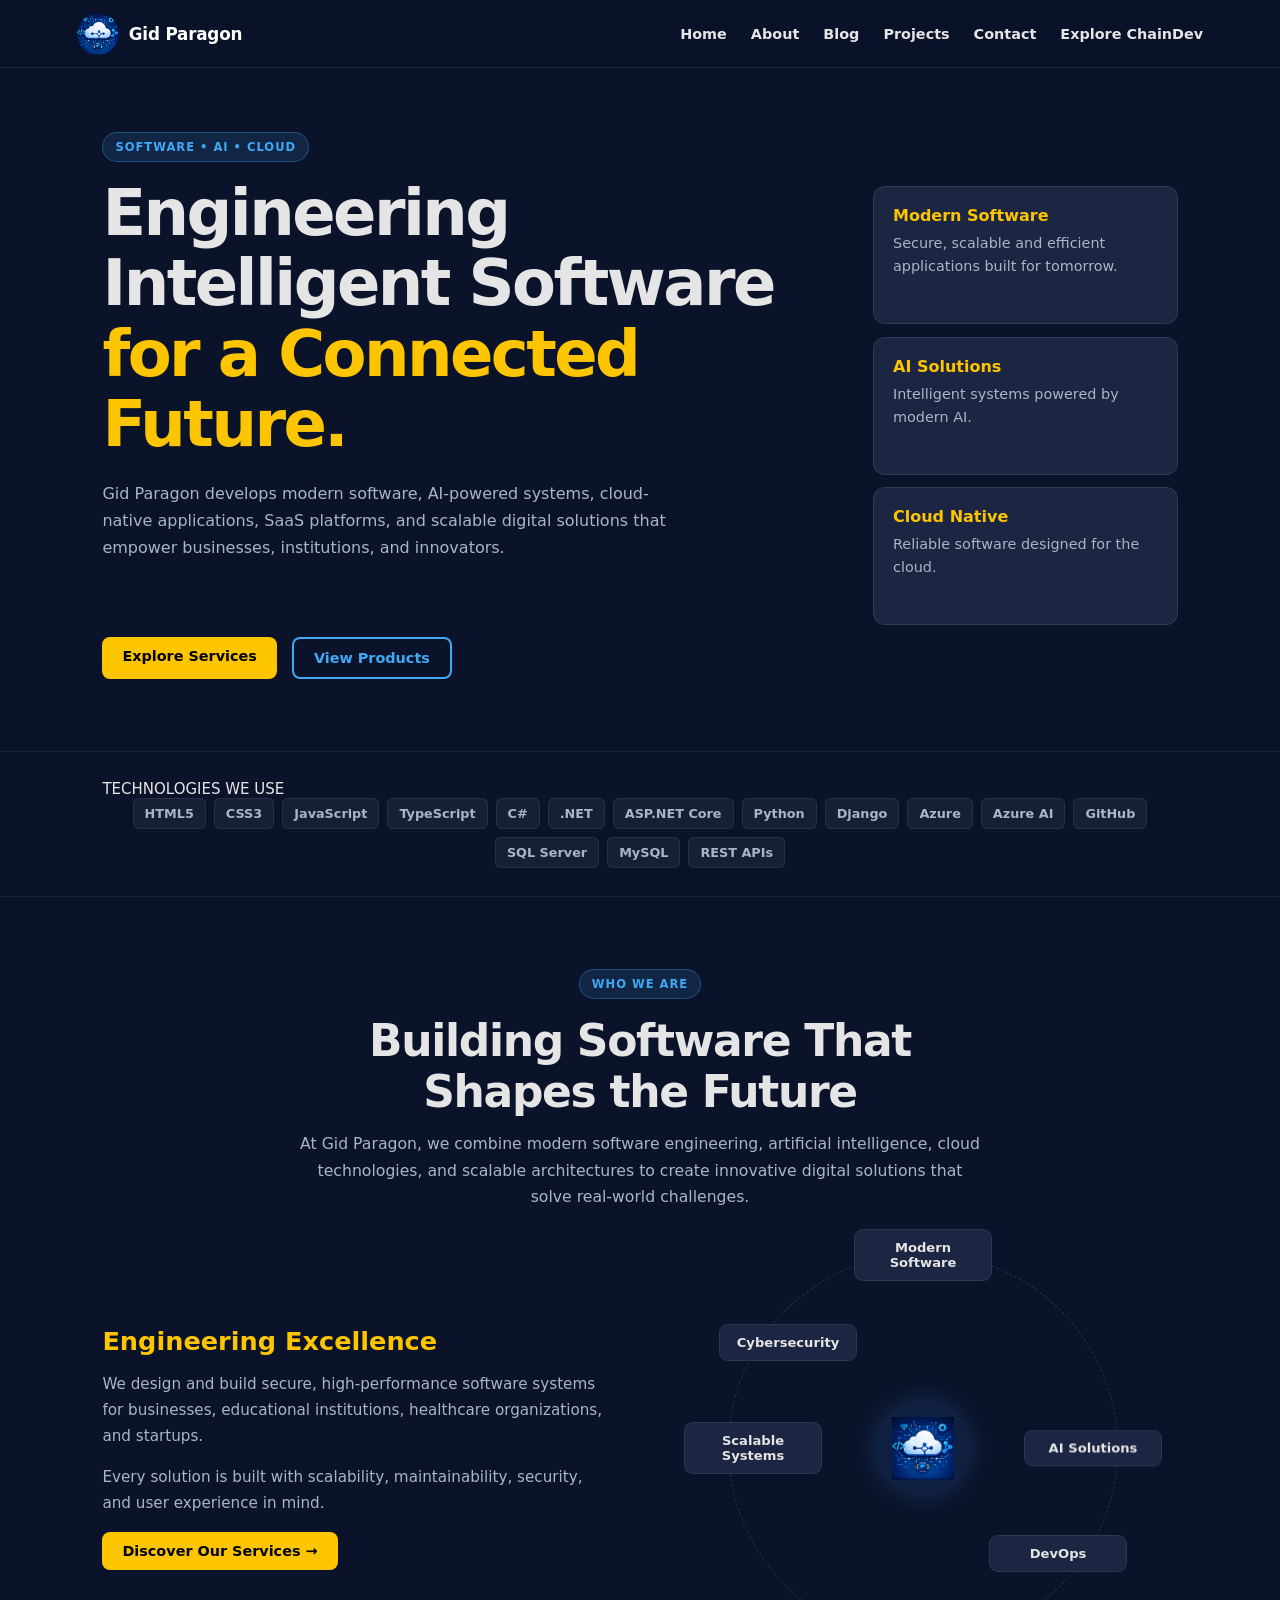
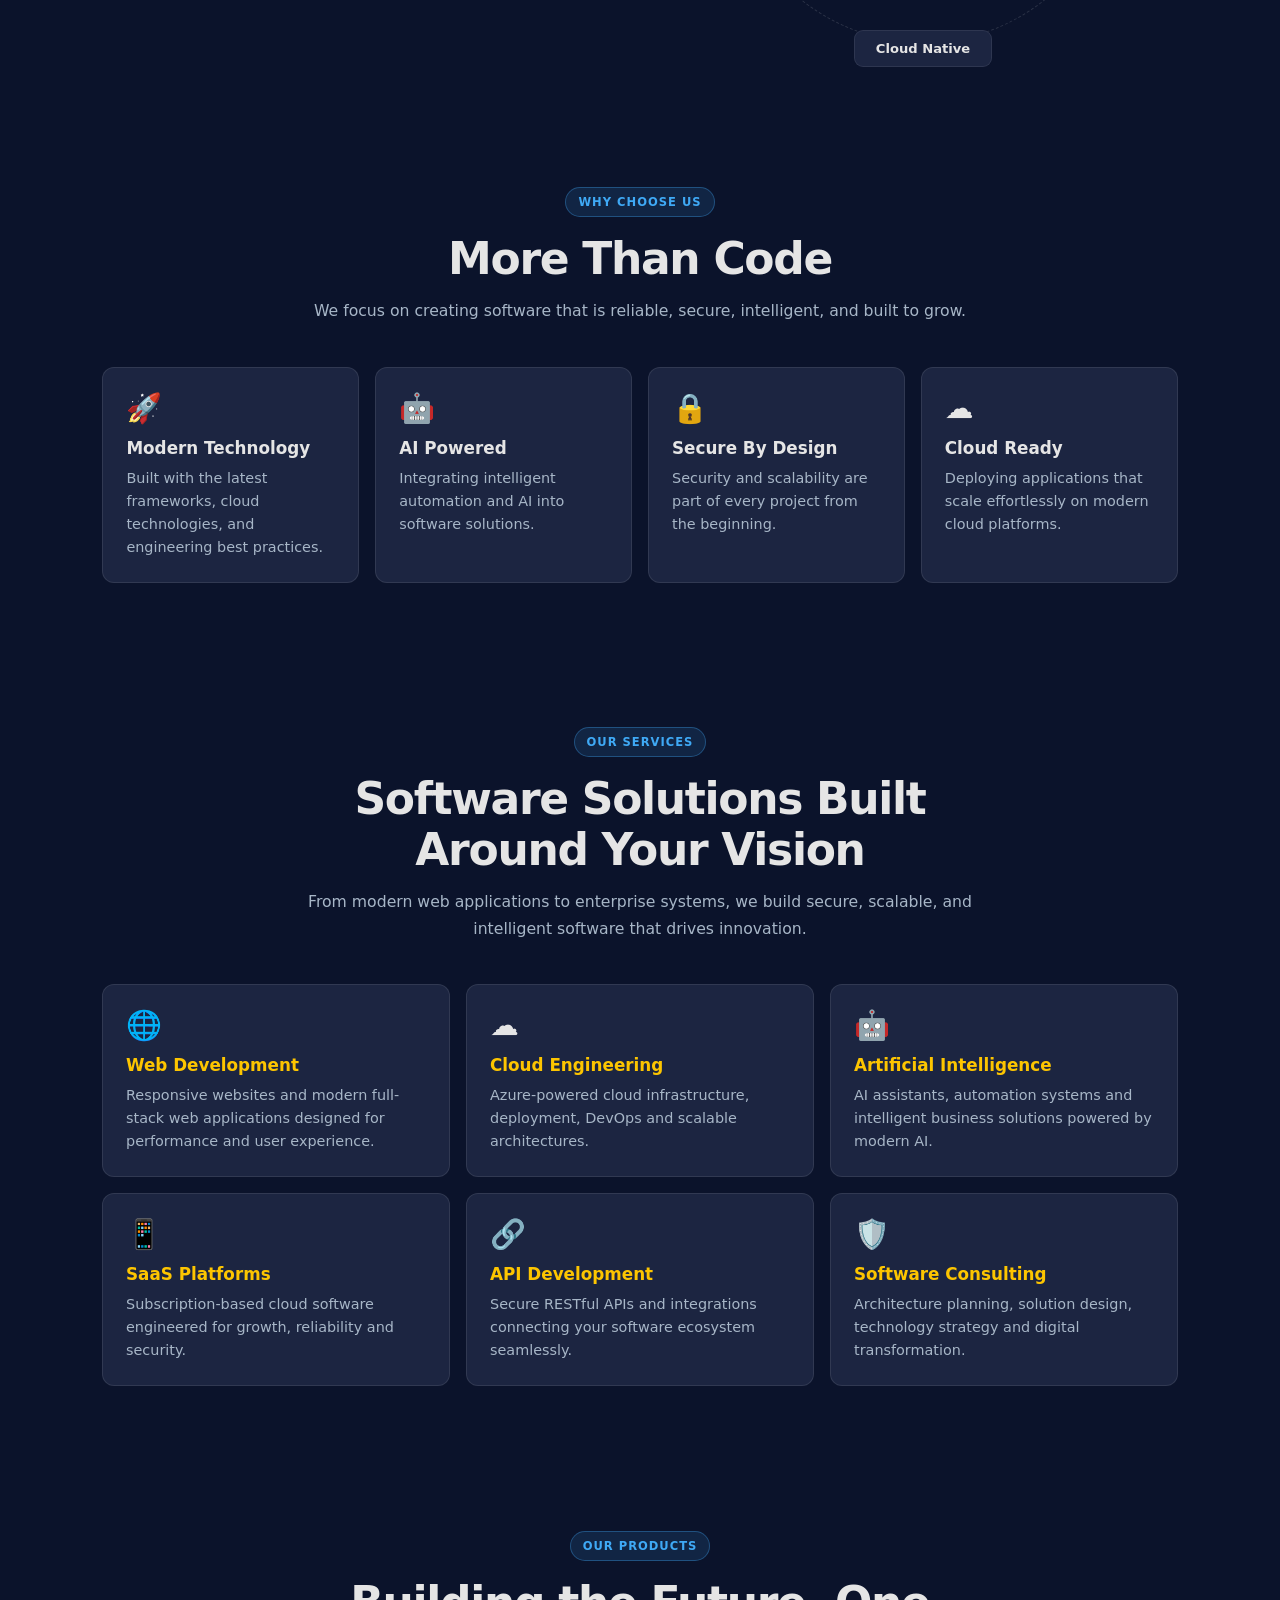
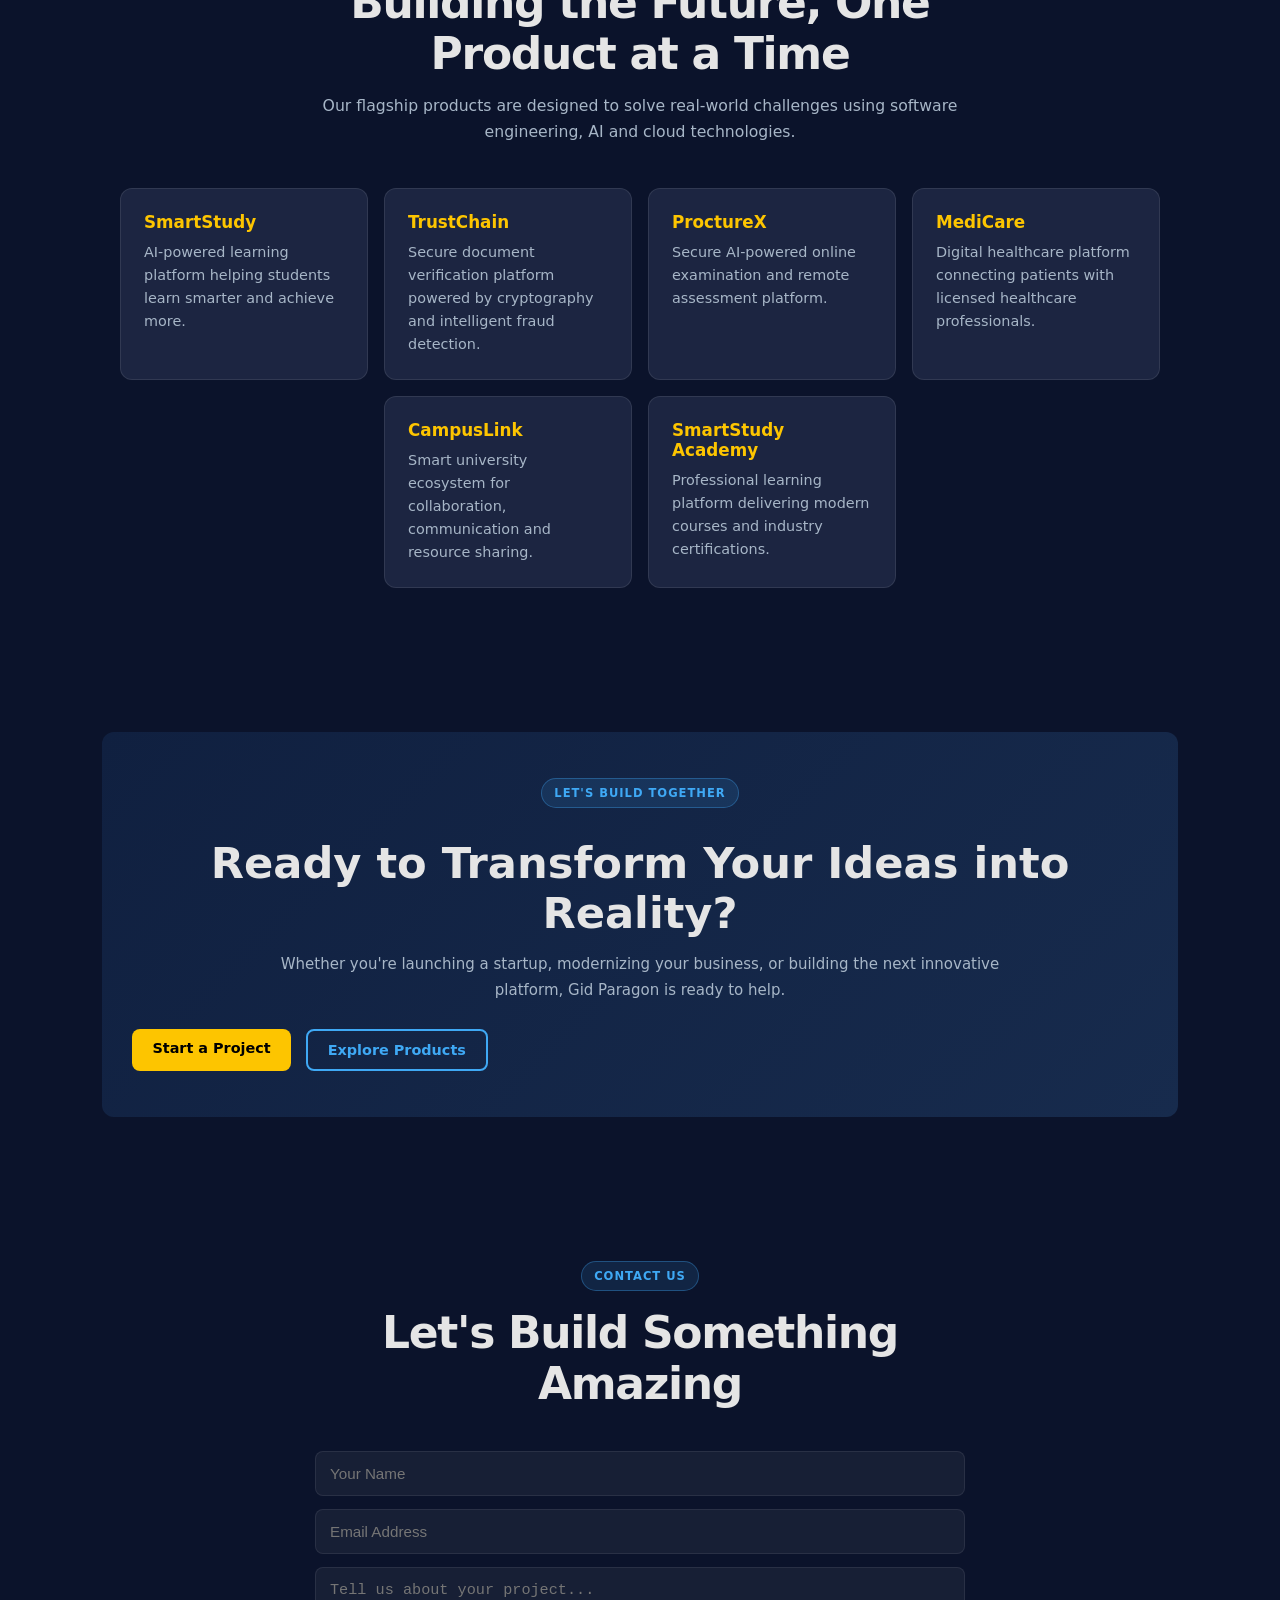
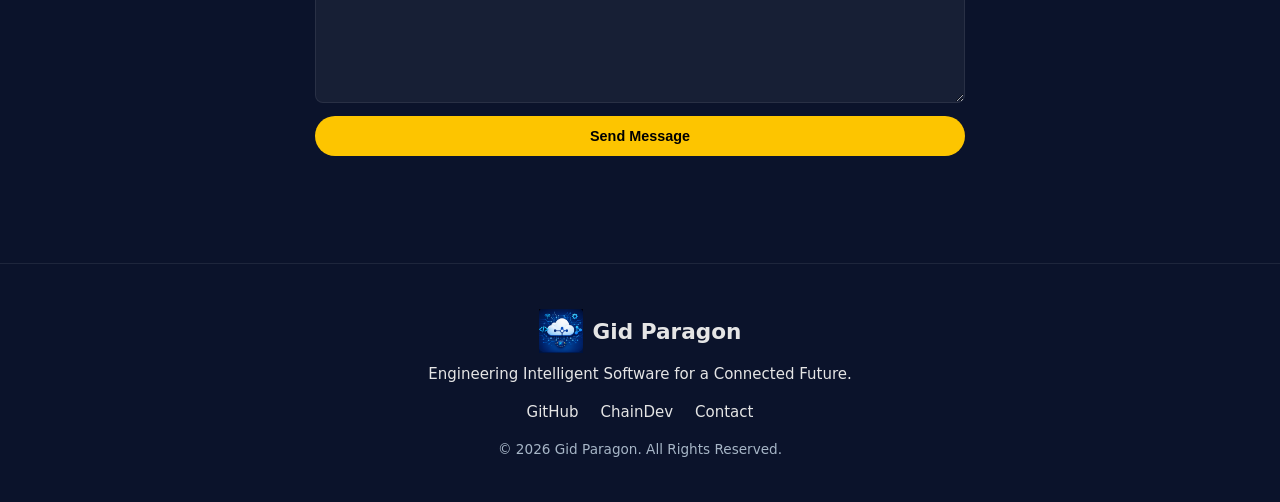
<file: index.html>
<!DOCTYPE html>
<html lang="en">

<head>

    <meta charset="UTF-8">
    <meta name="viewport" content="width=device-width, initial-scale=1.0">

    <title>Gid Paragon</title>

    <meta name="description" content="Gid Paragon builds secure web applications, AI-powered software, cloud-native systems and scalable digital solutions.">

    <meta name="keywords" content="Software Development, AI, SaaS, Cloud, Azure, Web Development, Gid Paragon">

    <meta name="author" content="Gid Paragon">

    <meta name="theme-color" content="#0B132B">

    <link rel="icon" href="Images/gidparagon.png">

    <link rel="stylesheet" href="style.css">

    <script defer src="script.js"></script>

</head>

<body>

    <!-- Animated Background -->

    <div class="bg-animation">

        <span></span>
        <span></span>
        <span></span>
        <span></span>

    </div>

    <!-- ===========================
            NAVIGATION
    ============================ -->

    <nav>

        <a href="index.html" class="logo">

            <img src="Images/gidparagon.png" alt="Gid Paragon Logo">

            <span>Gid Paragon</span>

        </a>

        <ul id="nav-links">

            <li><a href="#home">Home</a></li>

            <li><a href="#about">About</a></li>

            <li><a href="blog.html">Blog</a></li>

            <li><a href="#products">Projects</a></li>

            <li><a href="#contact">Contact</a></li>

            <li><a href="chaindev.html">Explore ChainDev</a></li>

        </ul>

        <button id="menu" type="button" aria-controls="nav-links" aria-expanded="false" aria-label="Open navigation menu">☰</button>

    </nav>

    <!-- ===========================
            HERO
    ============================ -->

    <header id="home" class="hero">

        <div class="hero-content">

            <span class="hero-tag">

                SOFTWARE • AI • CLOUD

            </span>

            <h1>

                Engineering Intelligent Software

                <span>for a Connected Future.</span>

            </h1>

            <p>

                Gid Paragon develops modern software, AI-powered systems, cloud-native applications, SaaS platforms, and scalable digital solutions that empower businesses, institutions, and innovators.

            </p>

            <div class="typing-box">

                <span id="typing"></span>

            </div>

            <div class="hero-buttons">

                <a href="#services" class="primary-btn">

                    Explore Services

                </a>

                <a href="#products" class="secondary-btn">

                    View Products

                </a>

            </div>

        </div>

        <!-- Floating Cards -->

        <div class="hero-cards">

            <div class="floating-card">

                <h3>Modern Software</h3>

                <p>

                    Secure, scalable and efficient applications built for tomorrow.

                </p>

            </div>

            <div class="floating-card">

                <h3>AI Solutions</h3>

                <p>

                    Intelligent systems powered by modern AI.

                </p>

            </div>

            <div class="floating-card">

                <h3>Cloud Native</h3>

                <p>

                    Reliable software designed for the cloud.

                </p>

            </div>

        </div>

    </header>

    <!-- ===========================
            TRUSTED TECHNOLOGIES
    ============================ -->

    <section class="technologies">

        <p class="section-label" id="tech-stack">

            TECHNOLOGIES WE USE

        </p>

        <div class="tech-scroll">

            <span>HTML5</span>

            <span>CSS3</span>

            <span>JavaScript</span>

            <span>TypeScript</span>

            <span>C#</span>

            <span>.NET</span>

            <span>ASP.NET Core</span>

            <span>Python</span>

            <span>Django</span>

            <span>Azure</span>

            <span>Azure AI</span>

            <span>GitHub</span>

            <span>SQL Server</span>

            <span>MySQL</span>

            <span>REST APIs</span>

        </div>

    </section>
    <!-- ===========================
            ABOUT
    ============================ -->

    <section id="about" class="about">

        <div class="section-header">

            <span class="section-tag">WHO WE ARE</span>

            <h2>Building Software That Shapes the Future</h2>

            <p>
                At Gid Paragon, we combine modern software engineering, artificial intelligence, cloud technologies, and scalable architectures to create innovative digital solutions that solve real-world challenges.
            </p>

        </div>

        <div class="about-grid">

            <div class="about-text">

                <h3>Engineering Excellence</h3>

                <p>

                    We design and build secure, high-performance software systems for businesses, educational institutions, healthcare organizations, and startups.

                </p>

                <p>

                    Every solution is built with scalability, maintainability, security, and user experience in mind.

                </p>

                <a href="#services" class="primary-btn">

                    Discover Our Services →

                </a>

            </div>

            <div class="about-circle">

                <div class="center-logo">

                    <img src="Images/gidparagon.png" alt="Gid Paragon">

                </div>

                <div class="orbit top">
                    Modern Software
                </div>

                <div class="orbit right">
                    AI Solutions
                </div>

                <div class="orbit bottom">
                    Cloud Native
                </div>

                <div class="orbit left">
                    Scalable Systems
                </div>

                <div class="orbit top-left">
                    Cybersecurity
                </div>

                <div class="orbit bottom-right">
                    DevOps
                </div>

            </div>

        </div>

    </section>

    <!-- ===========================
            WHY GID PARAGON
    ============================ -->

    <section class="why">

        <div class="section-header">

            <span class="section-tag">

                WHY CHOOSE US

            </span>

            <h2>

                More Than Code

            </h2>

            <p>

                We focus on creating software that is reliable, secure, intelligent, and built to grow.

            </p>

        </div>

        <div class="why-grid">

            <div class="why-card">

                <div class="icon">

                    🚀

                </div>

                <h3>

                    Modern Technology

                </h3>

                <p>

                    Built with the latest frameworks, cloud technologies, and engineering best practices.

                </p>

            </div>

            <div class="why-card">

                <div class="icon">

                    🤖

                </div>

                <h3>

                    AI Powered

                </h3>

                <p>

                    Integrating intelligent automation and AI into software solutions.

                </p>

            </div>

            <div class="why-card">

                <div class="icon">

                    🔒

                </div>

                <h3>

                    Secure By Design

                </h3>

                <p>

                    Security and scalability are part of every project from the beginning.

                </p>

            </div>

            <div class="why-card">

                <div class="icon">

                    ☁️

                </div>

                <h3>

                    Cloud Ready

                </h3>

                <p>

                    Deploying applications that scale effortlessly on modern cloud platforms.

                </p>

            </div>

        </div>

    </section>
    <!-- ===========================
            SERVICES PREVIEW
    ============================ -->

    <section id="services" class="services">

        <div class="section-header">

            <span class="section-tag">
                OUR SERVICES
            </span>

            <h2>
                Software Solutions Built Around Your Vision
            </h2>

            <p>
                From modern web applications to enterprise systems, we build secure, scalable, and intelligent software that drives innovation.
            </p>

        </div>

        <div class="services-grid">

            <article class="service-card">

                <div class="service-icon">🌐</div>

                <h3>Web Development</h3>

                <p>
                    Responsive websites and modern full-stack web applications designed for performance and user experience.
                </p>

            </article>

            <article class="service-card">

                <div class="service-icon">☁️</div>

                <h3>Cloud Engineering</h3>

                <p>
                    Azure-powered cloud infrastructure, deployment, DevOps and scalable architectures.
                </p>

            </article>

            <article class="service-card">

                <div class="service-icon">🤖</div>

                <h3>Artificial Intelligence</h3>

                <p>
                    AI assistants, automation systems and intelligent business solutions powered by modern AI.
                </p>

            </article>

            <article class="service-card">

                <div class="service-icon">📱</div>

                <h3>SaaS Platforms</h3>

                <p>
                    Subscription-based cloud software engineered for growth, reliability and security.
                </p>

            </article>

            <article class="service-card">

                <div class="service-icon">🔗</div>

                <h3>API Development</h3>

                <p>
                    Secure RESTful APIs and integrations connecting your software ecosystem seamlessly.
                </p>

            </article>

            <article class="service-card">

                <div class="service-icon">🛡️</div>

                <h3>Software Consulting</h3>

                <p>
                    Architecture planning, solution design, technology strategy and digital transformation.
                </p>

            </article>

        </div>

    </section>

    <!-- ===========================
            FEATURED PRODUCTS
    ============================ -->

    <section id="products" class="products">

        <div class="section-header">

            <span class="section-tag">
                OUR PRODUCTS
            </span>

            <h2>
                Building the Future, One Product at a Time
            </h2>

            <p>
                Our flagship products are designed to solve real-world challenges using software engineering, AI and cloud technologies.
            </p>

        </div>

        <div class="project-grid">

            <article class="product-card">

                <h3>SmartStudy</h3>

                <p>
                    AI-powered learning platform helping students learn smarter and achieve more.
                </p>

            </article>

            <article class="product-card">

                <h3>TrustChain</h3>

                <p>
                    Secure document verification platform powered by cryptography and intelligent fraud detection.
                </p>

            </article>

            <article class="product-card">

                <h3>ProctureX</h3>

                <p>
                    Secure AI-powered online examination and remote assessment platform.
                </p>

            </article>

            <article class="product-card">

                <h3>MediCare</h3>

                <p>
                    Digital healthcare platform connecting patients with licensed healthcare professionals.
                </p>

            </article>

            <article class="product-card">

                <h3>CampusLink</h3>

                <p>
                    Smart university ecosystem for collaboration, communication and resource sharing.
                </p>

            </article>

            <article class="product-card">

                <h3>SmartStudy Academy</h3>

                <p>
                    Professional learning platform delivering modern courses and industry certifications.
                </p>

            </article>

        </div>

    </section>

    <!-- ===========================
            CALL TO ACTION
    ============================ -->

    <section class="cta-section">

        <div class="cta-box">

            <span class="section-tag">
                LET'S BUILD TOGETHER
            </span>

            <h2>
                Ready to Transform Your Ideas into Reality?
            </h2>

            <p>
                Whether you're launching a startup, modernizing your business, or building the next innovative platform, Gid Paragon is ready to help.
            </p>

            <div class="hero-buttons">

                <a href="#contact" class="primary-btn">

                    Start a Project

                </a>

                <a href="#products" class="secondary-btn">

                    Explore Products

                </a>

            </div>

        </div>

    </section>

    <!-- ===========================
            CONTACT
    ============================ -->

    <section id="contact" class="contact">

        <div class="section-header">

            <span class="section-tag">
                CONTACT US
            </span>

            <h2>
                Let's Build Something Amazing
            </h2>

        </div>

        <form action="https://formspree.io/f/xnjknpra" method="POST">

            <input type="text" name="name" placeholder="Your Name" required>

            <input type="email" name="email" placeholder="Email Address" required>

            <textarea name="message" rows="6" placeholder="Tell us about your project..." required></textarea>

            <button type="submit">

                Send Message

            </button>

        </form>

    </section>

    <!-- ===========================
            FOOTER
    ============================ -->

    <footer>

        <div class="footer-logo">

            <img src="Images/gidparagon.png" alt="Gid Paragon">

            <h2>Gid Paragon</h2>

        </div>

        <p>

            Engineering Intelligent Software for a Connected Future.

        </p>

        <div class="footer-links">

            <a href="https://github.com/gidadomukhtar" target="_blank" rel="noopener noreferrer">GitHub</a>

            <a href="chaindev.html">ChainDev</a>

            <a href="#contact">Contact</a>

        </div>

        <p class="copyright">

            © <span id="currentYear">2026</span> Gid Paragon. All Rights Reserved.

        </p>

    </footer>

</body>

</html>
</file>
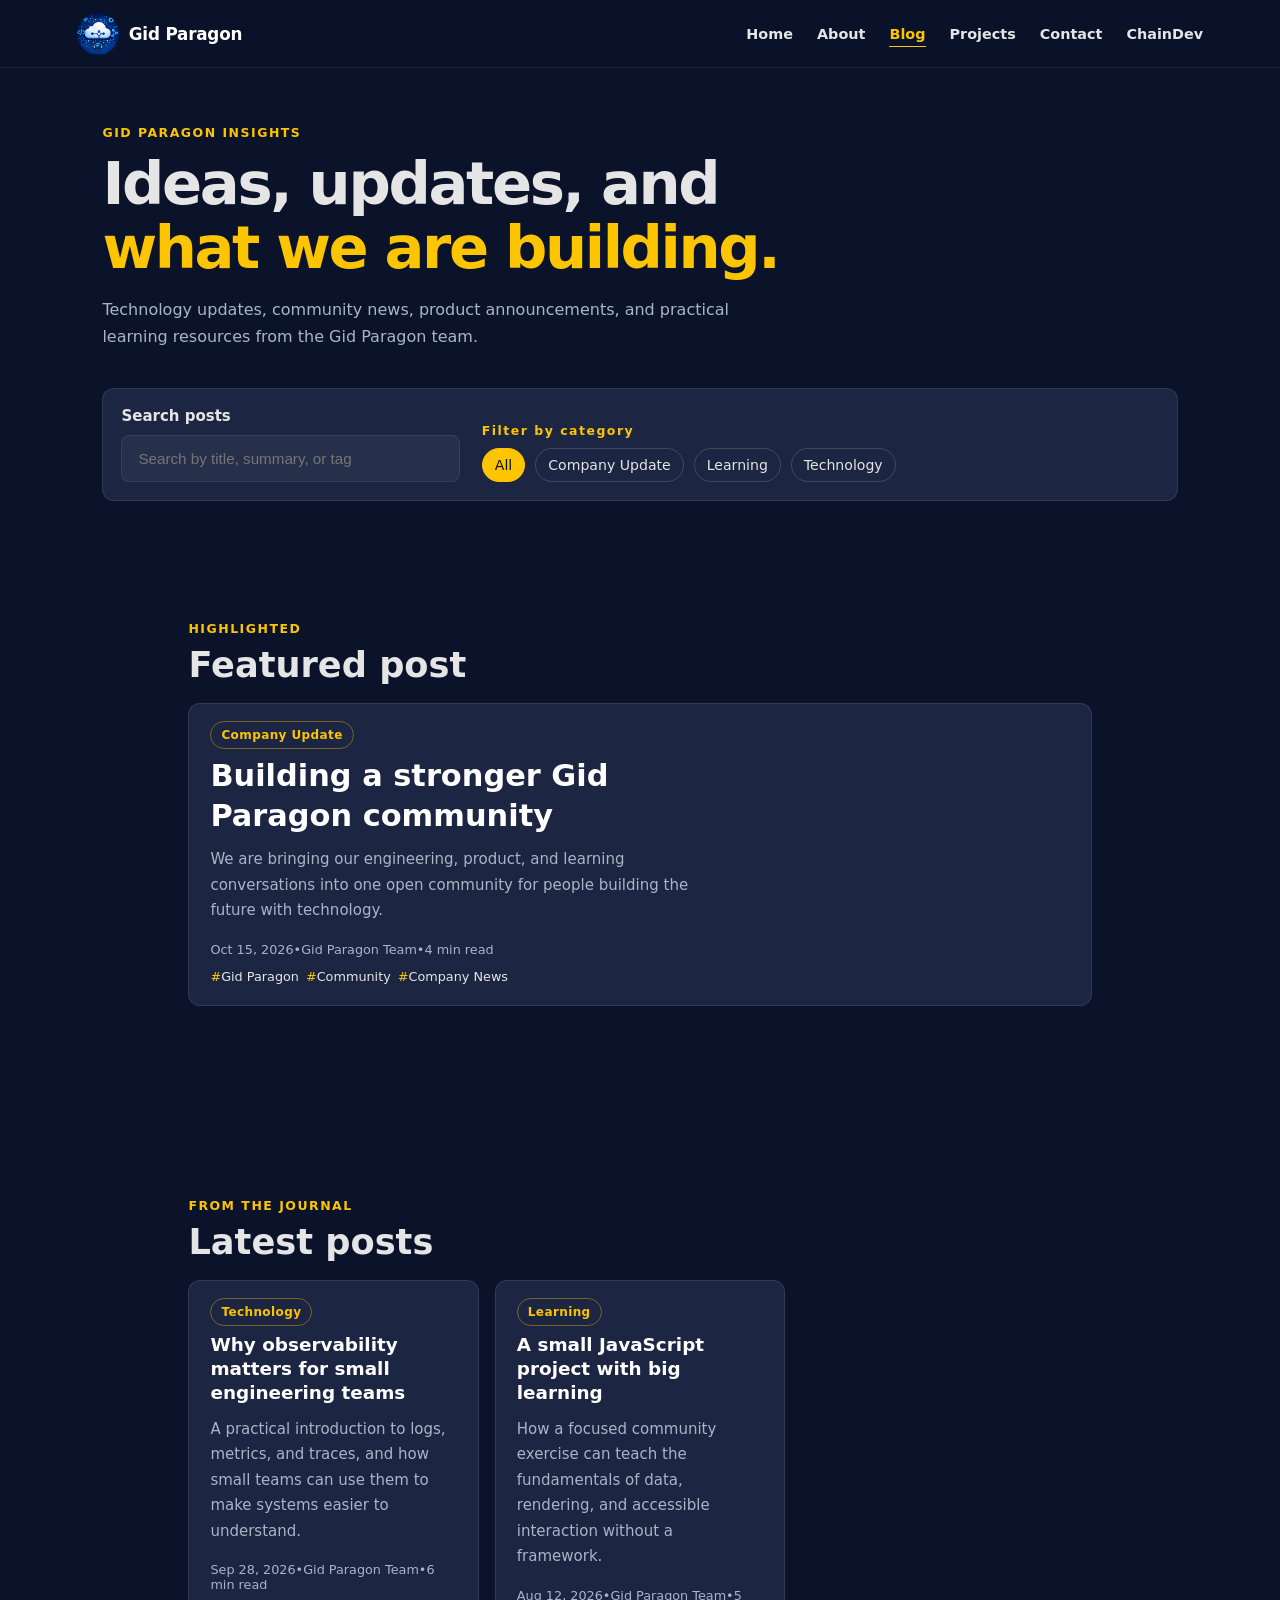
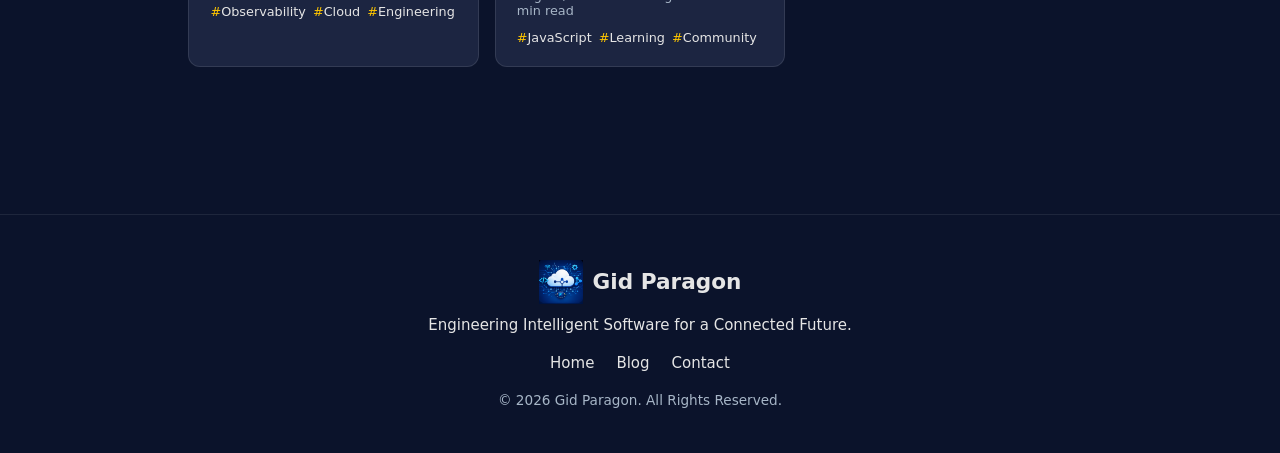
<file: blog.html>
<!DOCTYPE html>
<html lang="en">
<head>
    <meta charset="UTF-8">
    <meta name="viewport" content="width=device-width, initial-scale=1.0">
    <meta name="description" content="Technology updates, community news, product announcements, and learning resources from Gid Paragon.">
    <meta name="theme-color" content="#0B132B">
    <title>Blog | Gid Paragon</title>
    <link rel="icon" href="Images/gidparagon.png">
    <link rel="stylesheet" href="style.css">
    <link rel="stylesheet" href="blog.css">
</head>
<body>
    <nav aria-label="Main navigation">
        <a href="index.html" class="logo">
            <img src="Images/gidparagon.png" alt="Gid Paragon logo">
            <span>Gid Paragon</span>
        </a>
        <ul id="nav-links">
            <li><a href="index.html#home">Home</a></li>
            <li><a href="index.html#about">About</a></li>
            <li><a href="blog.html" class="active" aria-current="page">Blog</a></li>
            <li><a href="index.html#products">Projects</a></li>
            <li><a href="index.html#contact">Contact</a></li>
            <li><a href="chaindev.html">ChainDev</a></li>
        </ul>
        <button id="menu" type="button" aria-controls="nav-links" aria-expanded="false" aria-label="Open navigation menu">☰</button>
    </nav>

    <main class="blog-page">
        <header class="blog-hero">
            <p class="blog-eyebrow">GID PARAGON INSIGHTS</p>
            <h1>Ideas, updates, and <span>what we are building.</span></h1>
            <p>Technology updates, community news, product announcements, and practical learning resources from the Gid Paragon team.</p>
        </header>

        <section class="blog-toolbar" aria-label="Blog filters">
            <div class="search-wrap">
                <label for="post-search">Search posts</label>
                <input id="post-search" type="search" placeholder="Search by title, summary, or tag" autocomplete="off">
            </div>
            <div>
                <p class="filter-label">Filter by category</p>
                <div id="category-filters" class="category-filters" aria-label="Post categories"></div>
            </div>
        </section>

        <section id="featured-section" class="featured-section" aria-labelledby="featured-heading" hidden>
            <div class="section-heading">
                <p class="blog-eyebrow">HIGHLIGHTED</p>
                <h2 id="featured-heading">Featured post</h2>
            </div>
            <div id="featured-post"></div>
        </section>

        <section id="listing-view" aria-labelledby="posts-heading">
            <div class="section-heading">
                <p class="blog-eyebrow">FROM THE JOURNAL</p>
                <h2 id="posts-heading">Latest posts</h2>
            </div>
            <div id="post-list" class="post-grid" aria-live="polite"></div>
            <p id="empty-state" class="empty-state" hidden>No posts match your search. Try a different term or category.</p>
            <p id="load-error" class="empty-state" hidden>We could not load the blog posts right now. Please refresh the page and try again.</p>
        </section>

        <article id="post-view" class="post-view" aria-live="polite" hidden></article>
    </main>

    <footer>
        <div class="footer-logo">
            <img src="Images/gidparagon.png" alt="Gid Paragon">
            <h2>Gid Paragon</h2>
        </div>
        <p>Engineering Intelligent Software for a Connected Future.</p>
        <div class="footer-links">
            <a href="index.html">Home</a>
            <a href="blog.html">Blog</a>
            <a href="index.html#contact">Contact</a>
        </div>
        <p class="copyright">© 2026 Gid Paragon. All Rights Reserved.</p>
    </footer>

    <script src="blog.js" defer></script>
</body>
</html>
</file>
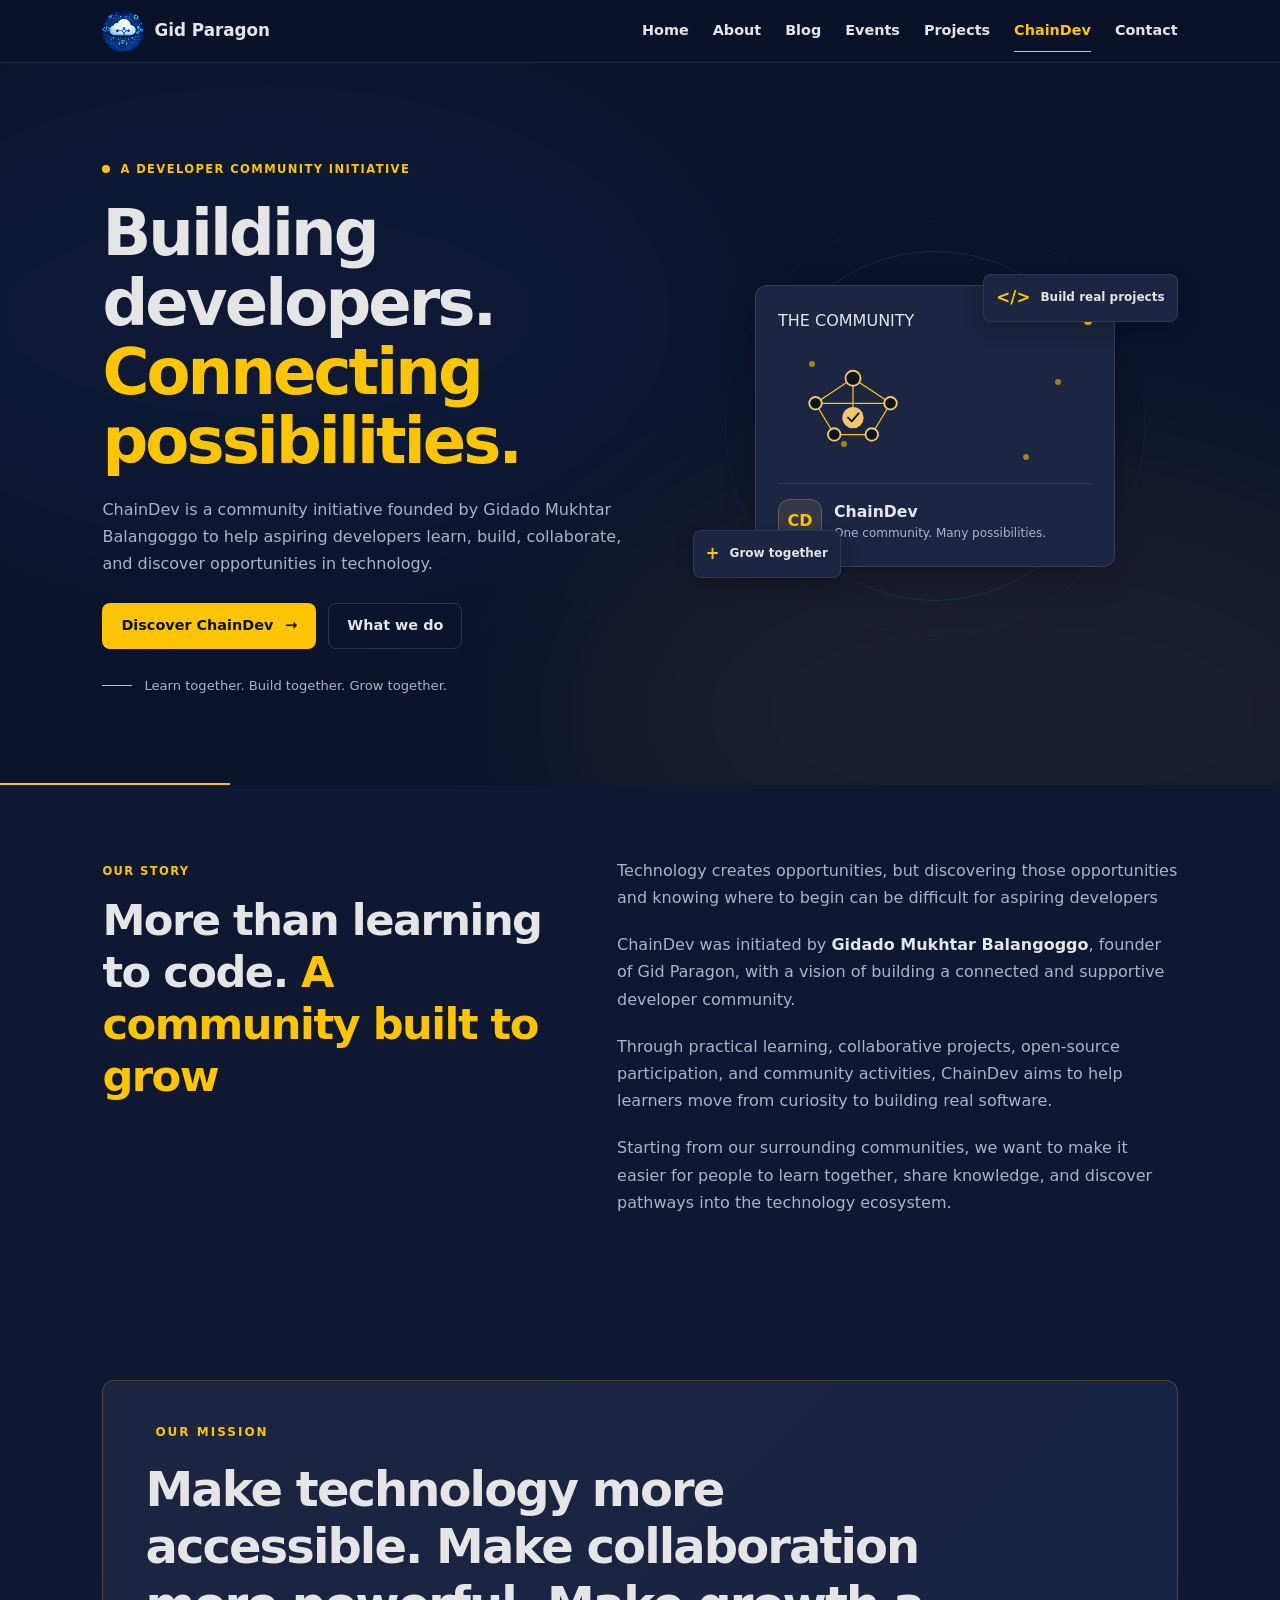
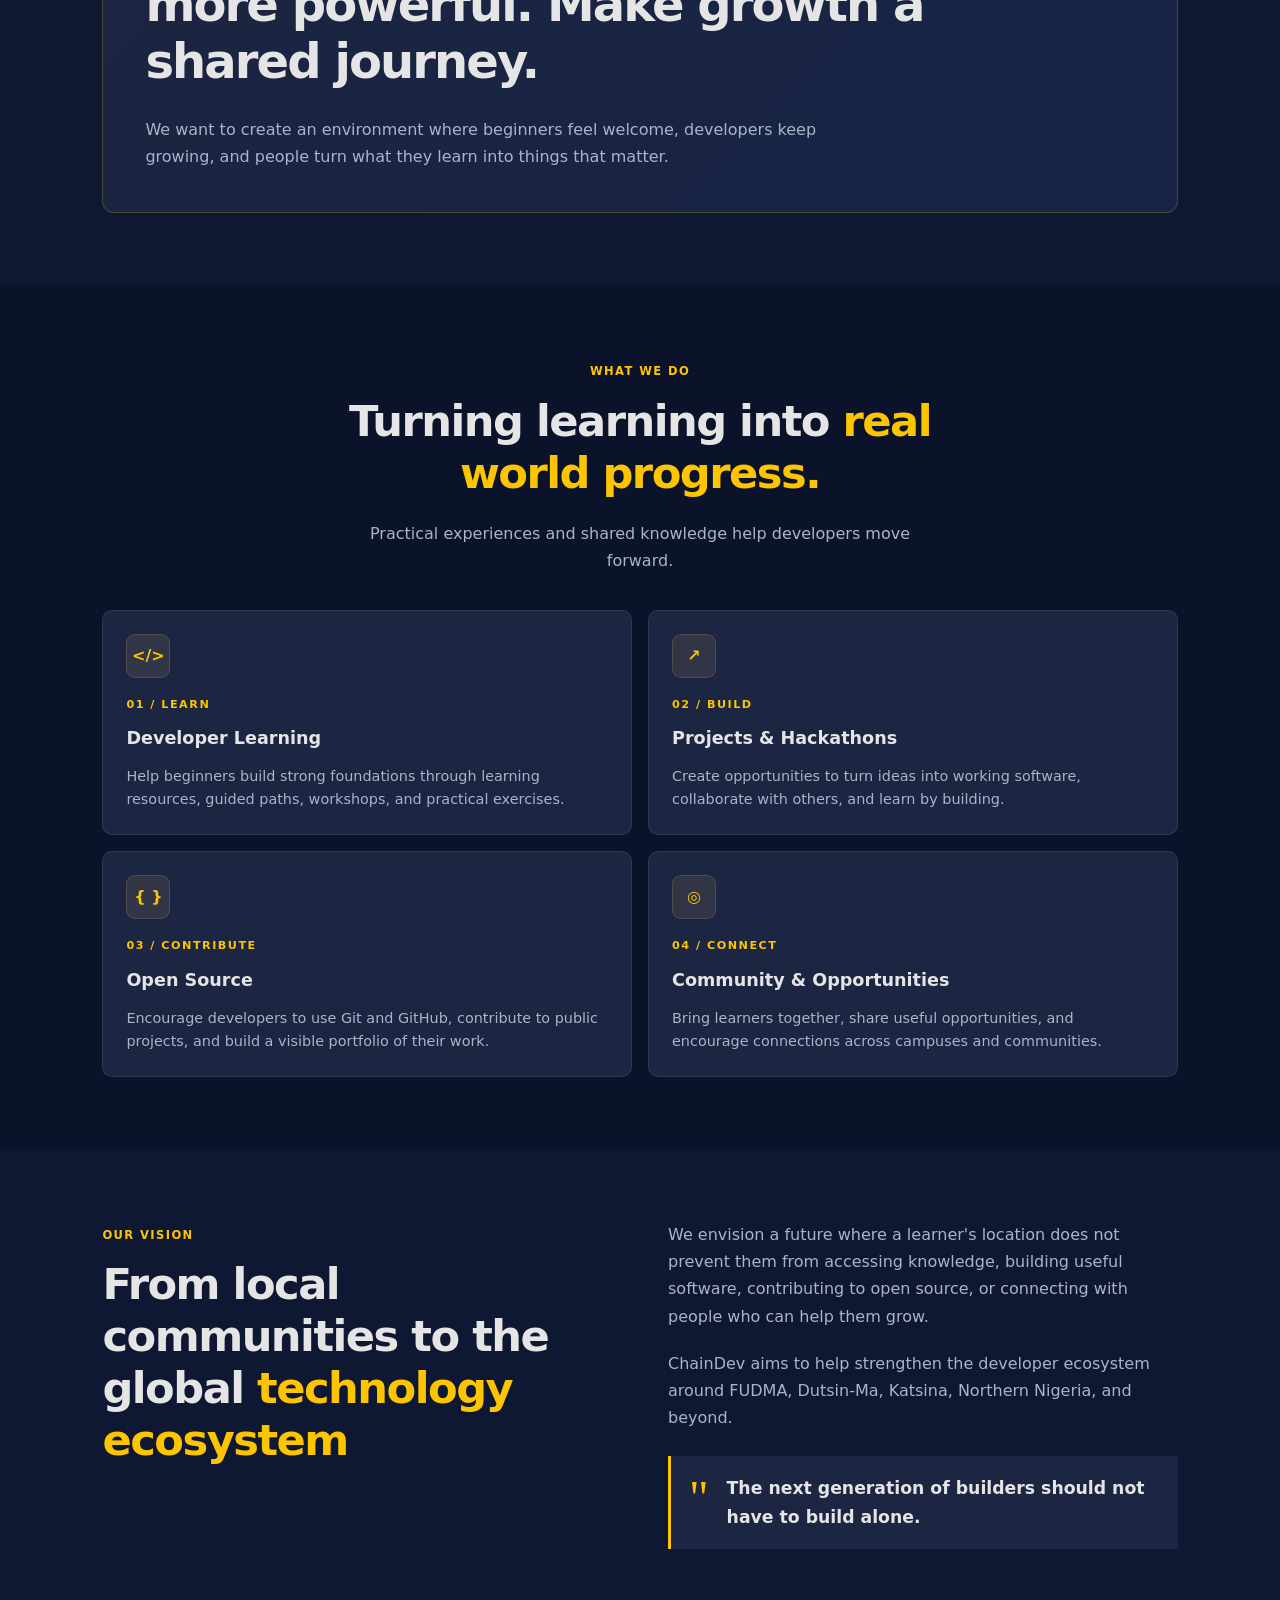
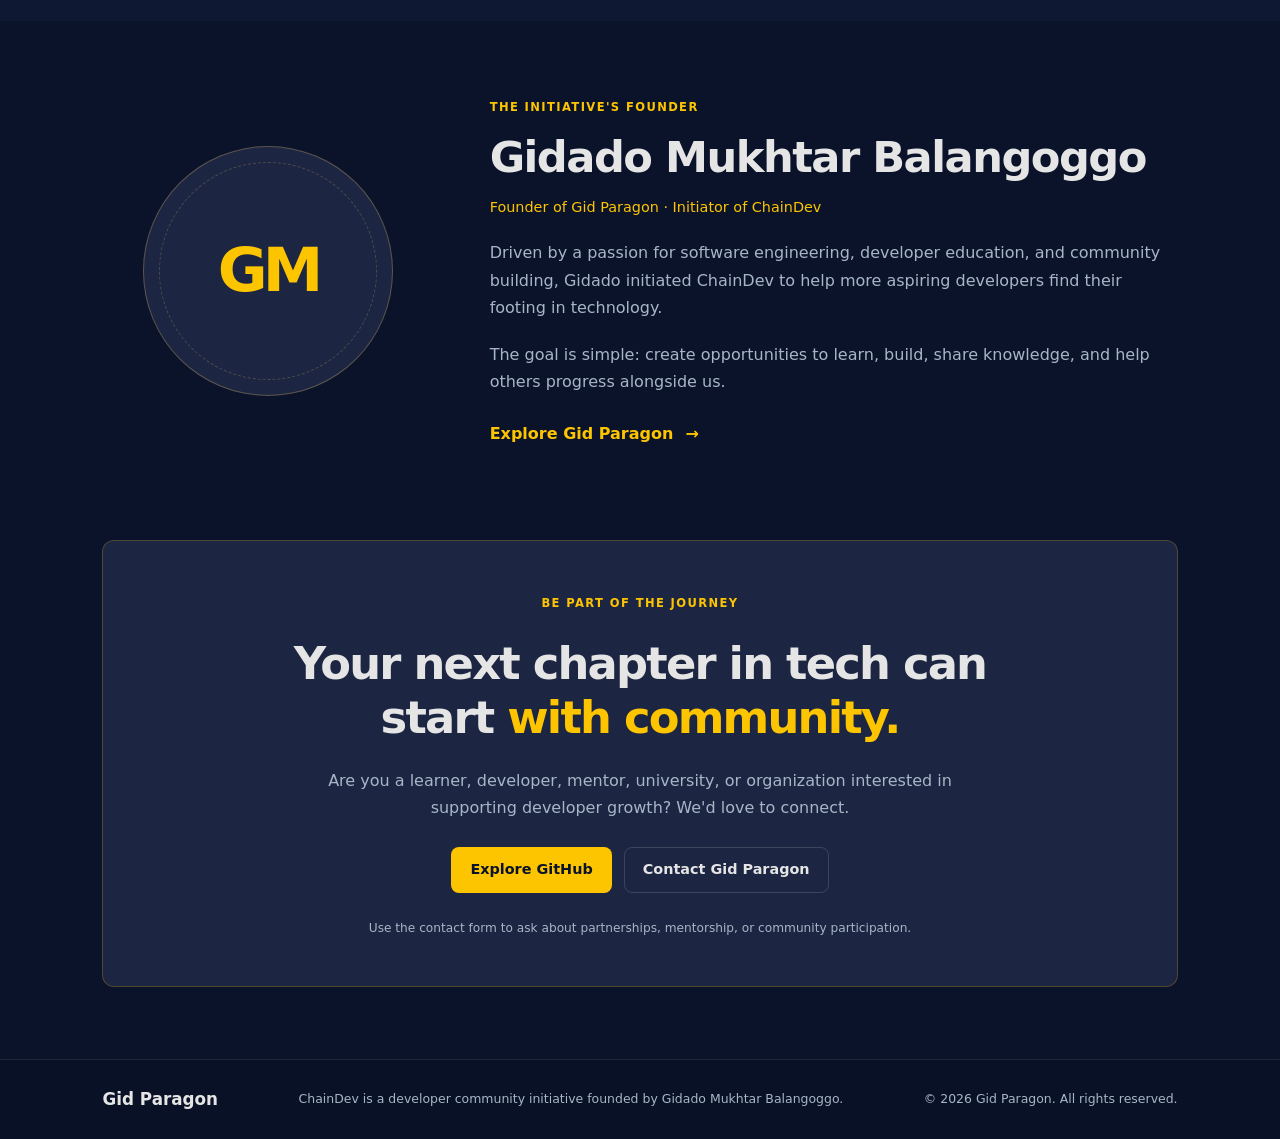
<file: chaindev.html>
<!DOCTYPE html>
<html lang="en">
<head>
    <meta charset="UTF-8">
    <meta name="viewport" content="width=device-width, initial-scale=1.0">

    <meta name="description"
        content="ChainDev is a developer community initiative founded by Gidado Mukhtar Balangoggo to help learners build practical skills, collaborate, and contribute to open source.">

    <meta name="theme-color" content="#0B132B">

    <title>ChainDev | Building Developers, Connecting Possibilities</title>

    <link rel="icon" href="Images/gidparagon.png">
    <link rel="stylesheet" href="chaindev.css">

    <script src="chaindev.js" defer></script>
</head>
<body>
    
    <!--Navigation-->
    <header class="site-header">
        <nav class="navbar container" aria-label="Main navigation">

            <a href="index.html" class="brand">
                <img src="Images/gidparagon.png" alt="Gid Paragon logo">
                <span>Gid Paragon</span>
            </a>

            <button
                class="menu-toggle"
                id="menuToggle"
                aria-label="Open navigation menu"
                aria-expanded="false"
                aria-controls="navLinks">
                <span></span>
                <span></span>
                <span></span>
            </button>

            <div class="nav-links" id="navLinks">
                <a href="index.html">Home</a>
                <a href="index.html#about">About</a>
                <a href="blog.html">Blog</a>
                <a href="events.html">Events</a>
                <a href="index.html#products">Projects</a>
                <a href="chaindev.html" class="active"
                    aria-current="page">ChainDev</a>
                <a href="index.html#contact">Contact</a>
            </div>
        </nav>
    </header>

    <main>

        <!--Hero-->
        <section class="hero">
            <div class="hero-glow hero-glow-one"></div>
            <div class="hero-glow hero-glow-two"></div>

            <div class="container hero-grid">

                <div class="hero-content">
                    <span class="eyebrow">
                        <span class="status-dot"></span>
                        A developer community initiative
                    </span>

                    <h1>
                        Building developers.
                        <span>Connecting possibilities.</span> 
                    </h1>

                    <p class="hero-description">
                        ChainDev is a community initiative founded by
                        Gidado Mukhtar Balangoggo to help aspiring developers
                        learn, build, collaborate, and discover opportunities
                        in technology.
                    </p>

                    <div class="hero-actions">
                        <a href="#about" class="button button-primary">
                            Discover ChainDev
                            <span aria-hidden="true">&rarr;</span>
                        </a>

                        <a href="#activities" class="button button-secondary">
                            What we do
                        </a>
                    </div>

                    <div class="hero-note">
                        <span class="note-line"></span>
                        Learn together. Build together. Grow together.
                    </div>
                </div>

                <div class="hero-visual" aria-label="ChainDev community concept">
                    <div class="visual-orbit orbit-one"></div>
                    <div class="visual-orbit orbit-two"></div>

                    <div class="network-card">
                        <div class="network-top">
                            <span class="network-label">THE COMMUNITY</span>
                            <span class="network-indicator"></span>
                        </div>

                        <div class="network-symbol">
                            <span class="node node-one"></span>
                            <span class="node node-two"></span>
                            <span class="node node-three"></span>
                            <span class="node node-four"></span>
                            
                            <svg viewBox="0 0 240 180"
                                role="img"
                                aria-label="Connected developer network">
                                <g fill="none"
                                    stroke="currentColor"
                                    stroke-width="2">
                                     <path d="M120 42 L60 82 L90 132"/>
                                     <path d="M120 42 L180 82 L150 132"/>
                                     <path d="M60 82 L180 82"/>
                                     <path d="M90 132 L150 132"/>
                                     <path d="M120 42 L120 105"/>
                                </g>

                                <g fill="#0b1220"
                                   stroke="#f2c66d"
                                   stroke-width="3">
                                    <circle cx="120" cy="42" r="12"/>
                                    <circle cx="60" cy="82" r="10"/>
                                    <circle cx="180" cy="82" r="10"/>
                                    <circle cx="90" cy="132" r="10"/>
                                    <circle cx="150" cy="132" r="10"/>
                                </g>

                                <circle cx="120" cy="105" r="17"
                                        fill="#f2c66d"/>
                                <path d="M112 105 L118 111 L129 98"
                                        fill="none"
                                        stroke="#0b1220"
                                        stroke-width="3"
                                        stroke-linecap="round"
                                        stroke-linejoin="round"/>        
                            </svg>
                        </div>

                        <div class="network-bottom">
                            <span class="network-mark">CD</span>
                            <div>
                                <strong>ChainDev</strong>
                                <p>One community. Many possibilities.</p>
                            </div>
                        </div>

                    </div>

                    <div class="floating-tag tag-top">
                        <span class="tag-icon">&lt;/&gt;</span>
                        <span>Build real projects</span>
                    </div>

                    <div class="floating-tag tag-bottom">
                        <span class="tag-icon">+</span>
                        <span>Grow together</span>
                    </div>
                </div>
            </div>

            <div class="hero-bottom-line"></div>
        </section>

        <!--About-->
        <section class="section about-section" id="about">
            <div class="container about-grid">

                <div class="section-heading">
                    <span class="eyebrow">OUR STORY</span>

                    <h2>
                        More than learning to code.
                        <span>A community built to grow</span>
                    </h2>
                </div>

                <div class="about-copy">
                    <p>
                        Technology creates opportunities, but discovering
                        those opportunities and knowing where to begin can
                        be difficult for aspiring developers
                    </p>

                    <p>
                        ChainDev was initiated by
                        <strong>Gidado Mukhtar Balangoggo</strong>,
                        founder of Gid Paragon, with a vision of building
                        a connected and supportive developer community.
                    </p>

                    <p>Through practical learning, collaborative projects,
                        open-source participation, and community activities,
                        ChainDev aims to help learners move from curiosity
                        to building real software.
                    </p>

                    <p>
                        Starting from our surrounding communities, we want to make it easier for people to learn together, share knowledge, and discover pathways into the technology ecosystem.
                    </p>
                </div>
            </div>
        </section>

        <!--Mission-->
        <section class="section mission-section">
            <div class="container">
                <div class="mission-card">
                    <div class="mission-label">
                        <span class="statud-dot"></span>
                        OUR MISSION
                    </div>

                    <h2>
                        Make technology more accessible.
                        Make collaboration more powerful.
                        Make growth a shared journey.
                    </h2>

                    <p>
                        We want to create an environment where beginners
                        feel welcome, developers keep growing, and people
                        turn what they learn into things that matter.
                    </p>
                </div>
            </div>
        </section>

        <!--Activities-->
        <section class="section activities-section" id="activities">
            <div class="container">

                <div class="section-heading centered">
                    <span class="eyebrow">WHAT WE DO</span>

                    <h2>
                        Turning learning into
                        <span>real world progress.</span>
                    </h2>

                    <p>
                        Practical experiences and shared knowledge
                        help developers move forward.
                    </p>
                </div>

                <div class="activity-grid">

                    <article class="activity-card">
                        <div class="activity-icon">&lt;/&gt;</div>
                        <span class="card-number">01 / LEARN</span>
                        <h3>Developer Learning</h3>
                        <p>
                            Help beginners build strong foundations through
                            learning resources, guided paths, workshops,
                            and practical exercises.
                        </p>
                    </article>

                    <article class="activity-card">
                        <div class="activity-icon">↗</div>
                        <span class="card-number">02 / BUILD</span>
                        <h3>Projects & Hackathons</h3>
                        <p>
                            Create opportunities to turn ideas into working
                            software, collaborate with others, and learn
                            by building.
                        </p>
                    </article>

                    <article class="activity-card">
                        <div class="activity-icon">{ }</div>
                        <span class="card-number">03 / CONTRIBUTE</span>
                        <h3>Open Source</h3>
                        <p>
                            Encourage developers to use Git and GitHub,
                            contribute to public projects, and build a visible portfolio of their work.
                        </p>
                    </article>

                    <article class="activity-card">
                        <div class="activity-icon">◎</div>
                        <span class="card-number">04 / CONNECT</span>
                        <h3>Community & Opportunities</h3>
                        <p>
                            Bring learners together, share useful
                            opportunities, and encourage connections
                            across campuses and communities.
                        </p>
                    </article>
                </div>
            </div>
        </section>

        <!--Vision-->
        <section class="section vision-section">
            <div class="container vision-grid">

                <div>
                    <span class="eyebrow">OUR VISION</span>

                    <h2>
                        From local communities
                        to the global
                        <span>technology ecosystem</span>
                    </h2>
                </div>

                <div class="vision-copy">
                    <p>
                        We envision a future where a learner's location
                        does not prevent them from accessing knowledge,
                        building useful software, contributing to open
                        source, or connecting with people who can help
                        them grow.
                    </p>

                    <p>
                        ChainDev aims to help strengthen the developer
                        ecosystem around FUDMA, Dutsin-Ma, Katsina,
                        Northern Nigeria, and beyond.
                    </p>

                    <div class="vision-highlight">
                        <span class="highlight-mark">"</span>
                        <p>
                            The next generation of builders should not
                            have to build alone.
                        </p>
                    </div>
                </div>
            </div>
        </section>

        <!--Founder-->
        <section class="section founder-section">
            <div class="container founder-grid">

                <div class="founder-monogram" aria-hidden="true">
                    <span>GM</span>
                    <div class="monogram-ring"></div>
                </div>

                <div class="founder-copy">
                    <span class="eyebrow">THE INITIATIVE'S FOUNDER</span>
                    <h2>Gidado Mukhtar Balangoggo</h2>

                    <p class="founder-role">
                        Founder of Gid Paragon · Initiator of ChainDev
                    </p>

                    <p>
                        Driven by a passion for software engineering,
                        developer education, and community building,
                        Gidado initiated ChainDev to help more aspiring
                        developers find their footing in technology.
                    </p>

                    <p>
                        The goal is simple: create opportunities to learn,
                        build, share knowledge, and help others progress
                        alongside us.
                    </p>

                    <a href="index.html" class="text-link">
                        Explore Gid Paragon <span aria-hidden="true">→</span>
                    </a>
                </div>

            </div>
        </section>

        <!--Contact / CTA-->
        <section class="section contact-section" id="contact">
            <div class="container">
                <div class="contact-card">

                    <span class="eyebrow">BE PART OF THE JOURNEY</span>

                    <h2>
                        Your next chapter in tech
                        can start <span>with community.</span>
                    </h2>

                    <p>
                        Are you a learner, developer, mentor, university,
                        or organization interested in supporting developer
                        growth? We'd love to connect.
                    </p>

                    <div class="contact-actions">
                        <a href="https://github.com/gidadomukhtar"
                           class="button button-primary"
                           target="_blank"
                           rel="noopener noreferrer">
                            Explore GitHub
                        </a> 

                        <a href="index.html#contact"
                           class="button button-secondary">
                            Contact Gid Paragon
                        </a>
                    </div>

                    <p class="contact-note">
                        Use the contact form to ask about partnerships, mentorship, or community participation.
                    </p>
                </div>
            </div>
        </section>
    </main>

    <!--Footer-->
    <footer class="site-footer">
        <div class="container footer-content">

            <a href="index.html" class="brand footer-brand">
                <span class="brand-icon">GP</span>
                <span>Gid Paragon</span>
            </a>

            <p>
                ChainDev is a developer community initiative founded
                by Gidado Mukhtar Balangoggo.
            </p>

            <span class="copyright">
                © <span id="currentYear"></span> Gid Paragon.
                All rights reserved.
            </span>
        </div>
    </footer>
</body>
</html>
</file>
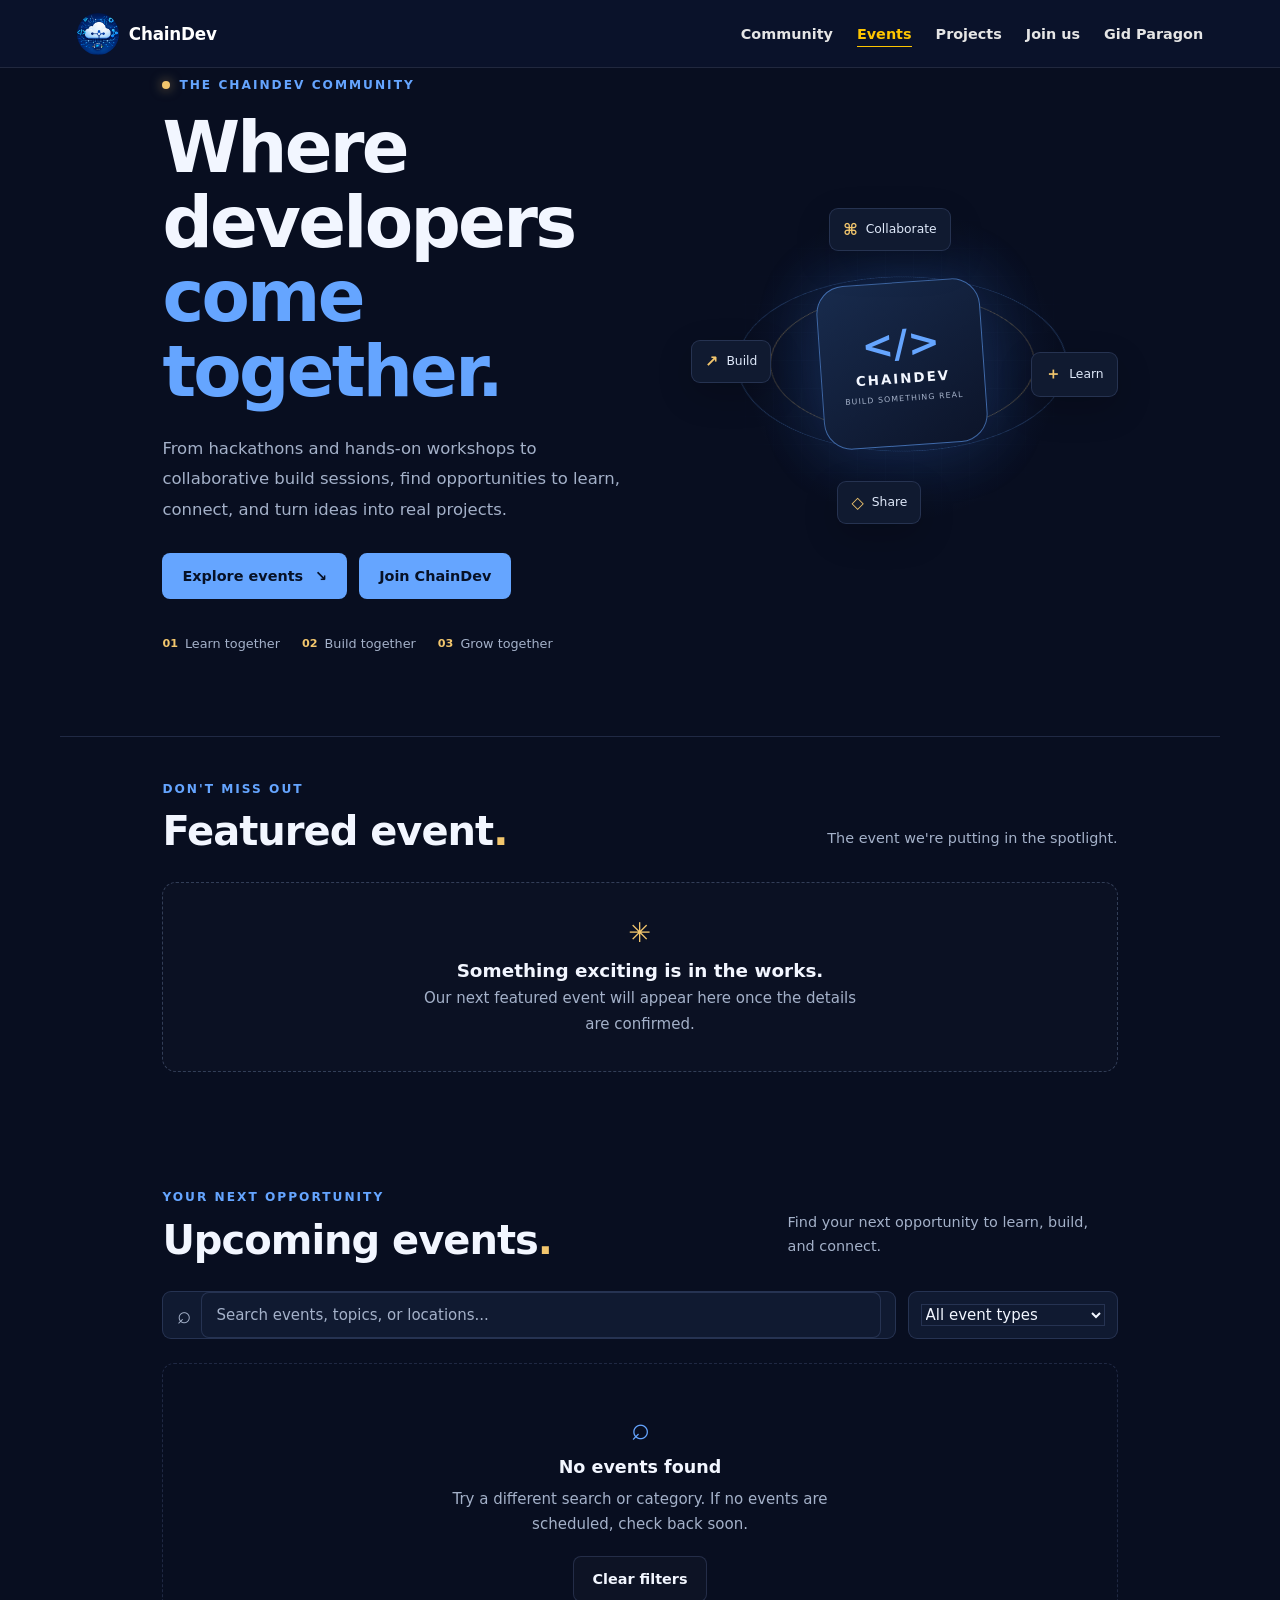
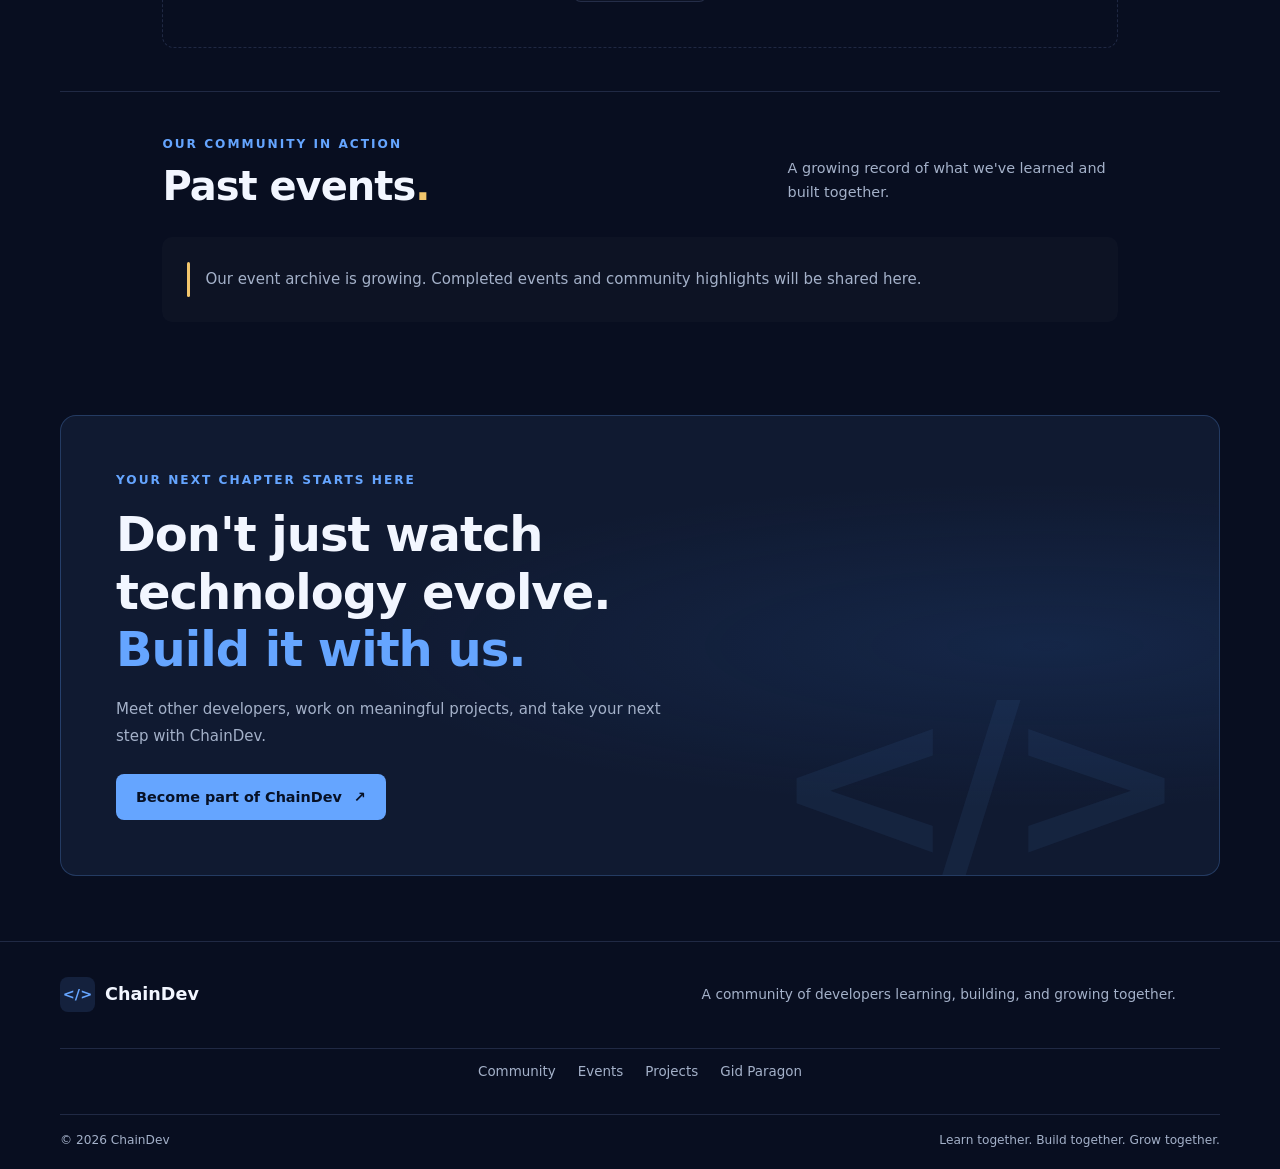
<file: events.html>
<!DOCTYPE html>
<html lang="en">
<head>
    <meta charset="UTF-8">
    <meta name="viewport" content="width=device-width, initial-scale=1.0">

    <meta name="description" content="Discover ChainDev hackathons, developer workshops, build sessions, community meetups, and open-source events.">

    <meta name="theme-color" content="#0B132B">

    <title>Events | ChainDev</title>

    <link rel="icon" href="Images/gidparagon.png">
    <link rel="stylesheet" href="style.css">
    <link rel="stylesheet" href="events.css">

    <script src="events.js" defer></script>
</head>

<body class="events-page">
    
    <nav aria-label="Main navigation">
        <a href="index.html" class="logo">
            <img src="Images/gidparagon.png" alt="Gid Paragon logo">
            <span>ChainDev</span>
        </a>

        <ul id="nav-links">
            <li><a href="chaindev.html">Community</a> </li>
            <li><a href="events.html" class="active" aria-current="page">Events</a></li>
            <li><a href="chaindev.html#activities">Projects</a></li>
            <li><a href="chaindev.html#contact">Join us</a></li>
            <li><a href="index.html">Gid Paragon</a></li>
        </ul>

        <button
            id="menu"
            type="button"
            aria-controls="nav-links"
            aria-expanded="false"
            aria-label="Open navigation menu">
            ☰
        </button>
    </nav>

    <main id="page">
        <!--HERO-->
        <section class="events-hero">
            <div class="events-hero-content">
                <p class="eyebrow">
                    <span class="status-dot"></span>
                    THE CHAINDEV COMMUNITY
                </p>

                <h1>
                    Where developers
                    <span>come together.</span>
                </h1>

                <p class="hero-description">
                    From hackathons and hands-on workshops to collaborative
                    build sessions, find opportunities to learn, connect,
                    and turn ideas into real projects.
                </p>

                <div class="hero-actions">
                    <a href="#upcoming" class="btn btn-primary">
                        Explore events <span aria-hidden="true">↘</span>
                    </a>

                    <a href="chaindev.html#contact" class="btn btn-primary">
                        Join ChainDev
                    </a>                    
                </div>

                <div class="hero-values">
                    <span><span class="value-mark">01</span> Learn together</span>
                    <span><span class="value-mark">02</span> Build together</span>
                    <span><span class="value-mark">03</span> Grow together</span>
                </div>
            </div>

            <div class="hero-visual" aria-hidden="true">
                <div class="visual-glow"></div>

                <div class="visual-grid"></div>

                <div class="visual-orbit orbit-one"></div>
                <div class="visual-orbit orbit-two"></div>

                <div class="visual-core">
                    <span class="core-symbol">&lt;/&gt;</span>
                    <span class="core-name">CHAINDEV</span>
                    <span class="core-caption">BUILD SOMETHING REAL</span>
                </div>

                <div class="floating-node node-top">
                    <span class="node-icon">⌘</span>
                    <span>Collaborate</span>
                </div>

                <div class="floating-node node-left">
                    <span class="node-icon">↗</span>
                    <span>Build</span>
                </div>

                <div class="floating-node node-right">
                    <span class="node-icon">＋</span>
                    <span>Learn</span>
                </div>

                <div class="floating-node node-bottom">
                    <span class="node-icon">◇</span>
                    <span>Share</span>
                </div>
            </div>
        </section>

        <!--FEATURED EVENT-->
        <section class="featured-section page-section" id="featured">
            <div class="section-heading">
                <div>
                    <p class="eyebrow">DON'T MISS OUT</p>
                    <h2>Featured event<span class="heading-period">.</span></h2>
                </div>
                <p class="section-description">
                    The event we're putting in the spotlight.
                </p>
            </div>

            <div id="featured-event" class="featured-event">
                <div class="event-placeholder">
                    <span class="placeholder-icon">✳</span>
                    <h3>Something exciting is in the works.</h3>
                    <p>
                        Our next featured event will appear here once
                        the details are confirmed.
                    </p>
                </div>
            </div>
        </section>

        <!--UPCOMING EVENTS-->
        <section class="upcoming-section page-section" id="upcoming">
            <div class="section-heading">
                <div>
                    <p class="eyebrow">YOUR NEXT OPPORTUNITY</p>
                    <h2>Upcoming events<span class="heading-period">.</span></h2>
                </div>

                <p class="section-description">
                    Find your next opportunity to learn, build, and connect.
                </p>
            </div>

            <div class="event-tools">
                <label class="event-search">
                    <span aria-hidden="true">⌕</span>
                    <span class="visually-hidden">Search events</span>
                    <input
                        type="search"
                        id="event-search"
                        placeholder="Search events, topics, or locations..."
                        autocomplete="off">
                </label>

                <label class="filter-select">
                    <span class="visually-hidden">Filter by event type</span>
                    <select id="event-filter">
                        <option value="all">All event types</option>
                        <option value="hackathon">Hackathons</option>
                        <option value="workshop">Workshops</option>
                        <option value="meetup">Meetups</option>
                        <option value="build-session">Build sessions</option>
                        <option value="online">Online events</option>
                    </select>
                </label>
            </div>

            <div 
                id="events-grid"
                class="events-grid"
                aria-live="polite">
            </div>

            <div id="events-empty" class="events-empty" hidden>
                <span class="empty-icon">⌕</span>
                <h3>No events found</h3>
                <p>
                    Try a different search or category. If no events
                    are scheduled, check back soon.
                </p>
                <button id="reset-filters" class="btn btn-secondary" type="button">
                    Clear filters
                </button>
            </div>
        </section>

        <!--PAST EVENTS-->
        <section class="past-section page-section" id="past-events">
            <div class="section-heading">
                <div>
                    <p class="eyebrow">OUR COMMUNITY IN ACTION</p>
                    <h2>Past events<span class="heading-period">.</span></h2>
                </div>

                <p class="section-description">
                    A growing record of what we've learned and built together.
                </p>
            </div>

            <div id="past-events-grid" class="past-events-grid"></div>

            <div id="past-events-empty" class="past-empty">
                <span class="past-line"></span>
                <p>
                    Our event archive is growing. Completed events and
                    community highlights will be shared here.
                </p>
            </div>
        </section>

        <!--COMMUNITY CTA-->
        <section class="events-cta page-section">
            <div class="cta-decoration" aria-hidden="true">&lt;/&gt;</div>

            <div class="cta-content">
                <p class="eyebrow">YOUR NEXT CHAPTER STARTS HERE</p>

                <h2>
                    Don't just watch technology evolve.
                    <span>Build it with us.</span>
                </h2>

                <p>
                    Meet other developers, work on meaningful projects,
                    and take your next step with ChainDev.
                </p>

                <div class="hero-actions">
                    <a href="chaindev.html#contact" class="btn btn-primary">
                        Become part of ChainDev <span aria-hidden="true">↗</span>
                    </a>
                </div>
            </div>
        </section>
    </main>

    <!--FOOTER SECTION-->
    <footer class="events-footer">
        <div class="footer-main">
            <a href="chaindev.html" class="footer-brand">
                <span class="footer-brand-mark">&lt;/&gt;</span>
                <span>ChainDev</span>
            </a>

            <p>
                A community of developers learning, building,
                and growing together.
            </p>

            <div class="footer-links">
                <a href="chaindev.html">Community</a>
                <a href="#upcoming">Events</a>
                <a href="chaindev.html#activities">Projects</a>
                <a href="index.html">Gid Paragon</a>
            </div>
        </div>

        <div class="footer-bottom">
            <span>© <span id="current-year">2026</span> ChainDev</span>
            <span>Learn together. Build together. Grow together.</span>
        </div>
    </footer>
    
</body>
</html>
</file>
<file: style.css>
/* =====================================================
   GID PARAGON WEBSITE V2.0
   Modern Software Company Theme
===================================================== */
        /* ==========================
        ROOT VARIABLES
========================== */
        
         :root {
            --bg: #0B132B;
            --bg2: #101B31;
            --card: #1C2541;
            --primary: #3FA9F5;
            --secondary: #FDC500;
            --white: #ffffff;
            --text: #E5E5E5;
            --muted: #A7B6C7;
            --radius: 12px;
            --shadow: 0 10px 24px rgba(0, 0, 0, .18);
        }
        /* ==========================
        RESET
========================== */
        
        * {
            margin: 0;
            padding: 0;
            box-sizing: border-box;
        }
        
        html {
            scroll-behavior: smooth;
        }
        
        body {
            font-family: system-ui, -apple-system, BlinkMacSystemFont, "Segoe UI", sans-serif;
            background: var(--bg);
            color: var(--text);
            overflow-x: hidden;
        }
        /* ==========================
        NAVBAR
========================== */
        
        nav {
            position: fixed;
            top: 0;
            left: 0;
            width: 100%;
            display: flex;
            justify-content: space-between;
            align-items: center;
            padding: 18px 8%;
            background: rgba(8, 17, 32, .72);
            border-bottom: 1px solid rgba(255, 255, 255, .08);
            z-index: 1000;
            transition: .4s;
            height: 30px;
        }
        
        .logo {
            display: flex;
            align-items: center;
            gap: 15px;
            text-decoration: none;
        }
        
        .logo img {
            width: 60px;
            height: 60px;
            border-radius: 50%;
        }
        
        .logo span {
            font-size: 1.35rem;
            font-weight: 800;
            color: var(--white);
        }
        
        #nav-links {
            display: flex;
            gap: 35px;
            list-style: none;
        }
        
        #nav-links a {
            text-decoration: none;
            color: var(--text);
            font-weight: 600;
            transition: .25s;
            position: relative;
        }
        
        #nav-links a::after {
            content: "";
            position: absolute;
            left: 0;
            bottom: -7px;
            width: 0;
            height: 2px;
            background: var(--secondary);
            transition: .35s;
        }
        
        #nav-links a:hover {
            color: var(--secondary);
        }
        
        #nav-links a:hover::after {
            width: 100%;
        }
        
        #menu {
            display: none;
            font-size: 32px;
            cursor: pointer;
            color: white;
        }
        /* ==========================
        HERO
========================== */
        
        .hero {
            min-height: 100vh;
            display: flex;
            justify-content: space-between;
            align-items: center;
            padding: 140px 8% 80px;
            gap: 60px;
            will-change: transform;
        }
        
        .hero-content {
            flex: 1;
        }
        
        .hero-tag {
            display: inline-block;
            padding: 10px 20px;
            background: #3FA9F520;
            border: 1px solid #3FA9F555;
            border-radius: 40px;
            font-size: .82rem;
            font-weight: 700;
            letter-spacing: 1px;
            margin-bottom: 25px;
            color: var(--primary);
        }
        
        .hero h1 {
            font-size: 4rem;
            line-height: 1.1;
            font-weight: 900;
            margin-bottom: 20px;
        }
        
        .hero h1 span {
            display: block;
            color: var(--secondary);
        }
        
        .hero p {
            font-size: 1.1rem;
            color: var(--muted);
            max-width: 650px;
            margin-bottom: 35px;
            line-height: 1.8;
        }
        /* Typing */
        
        .typing-box {
            height: 36px;
            font-size: 1.1rem;
            font-weight: 700;
            color: var(--primary);
            margin-bottom: 40px;
        }
        /* Buttons */
        
        .hero-buttons {
            display: flex;
            gap: 15px;
            flex-wrap: wrap;
            justify-content: center;
        }
        
        .primary-btn {
            display: inline-block;
            padding: 15px 32px;
            background: var(--secondary);
            color: #000;
            text-decoration: none;
            font-weight: 700;
            border-radius: 50px;
            transition: .25s;
        }
        
        .primary-btn:hover {
            transform: translateY(-4px);
            box-shadow: 0 15px 35px rgba(253, 197, 0, .35);
        }
        
        .secondary-btn {
            display: inline-block;
            padding: 15px 32px;
            border: 2px solid var(--primary);
            border-radius: 50px;
            text-decoration: none;
            font-weight: 700;
            color: var(--primary);
            transition: .25s;
        }
        
        .secondary-btn:hover {
            background: var(--primary);
            color: white;
        }
        /* Hero Cards */
        
        .hero-cards {
            display: grid;
            gap: 25px;
            width: 350px;
        }
        
        .floating-card {
            background: rgba(255, 255, 255, .05);
            -webkit-backdrop-filter: blur(6px);
            backdrop-filter: blur(6px);
            padding: 28px;
            border-radius: 20px;
            border: 1px solid rgba(255, 255, 255, .08);
            box-shadow: var(--shadow);
            transition: .25s;
            will-change: transform;
        }
        
        .floating-card:hover {
            transform: translateY(-8px);
            border-color: var(--secondary);
        }
        
        .floating-card h3 {
            margin-bottom: 12px;
            font-size: 1.15rem;
            color: var(--secondary);
        }
        
        .floating-card p {
            margin: 0;
            font-size: .95rem;
            line-height: 1.7;
        }
        /* =====================================================
        COMMON SECTIONS
===================================================== */
        
        section {
            padding: 100px 8%;
        }
        
        .section-header {
            max-width: 800px;
            margin: 0 auto 70px;
            text-align: center;
        }
        
        .section-tag {
            display: inline-block;
            padding: 8px 18px;
            border-radius: 40px;
            background: #3FA9F520;
            border: 1px solid #3FA9F555;
            color: var(--primary);
            font-size: .82rem;
            font-weight: 700;
            letter-spacing: 1px;
            margin-bottom: 18px;
        }
        
        .section-header h2 {
            font-size: 3rem;
            margin-bottom: 20px;
            font-weight: 800;
        }
        
        .section-header p {
            font-size: 1.05rem;
            line-height: 1.8;
            color: var(--muted);
        }
        /* =====================================================
            TECHNOLOGY STRIP
    ===================================================== */
        
        .technologies {
            overflow: hidden;
            padding-top: 50px;
            padding-bottom: 50px;
        }
        
        .tech-scroll {
            display: flex;
            gap: 20px;
            width: max-content;
        }
        
        .tech-scroll span {
            padding: 14px 28px;
            background: rgba(255, 255, 255, .05);
            border: 1px solid rgba(255, 255, 255, .08);
            border-radius: 50px;
            font-weight: 600;
            white-space: nowrap;
            transition: .3s;
        }
        
        .tech-scroll span:hover {
            background: var(--primary);
            color: white;
            transform: translateY(-5px);
        }
        
        /* =====================================================
            ABOUT
    ===================================================== */
        
        .about-grid {
            display: grid;
            grid-template-columns: 1fr 1fr;
            gap: 80px;
            align-items: center;
        }
        
        .about-text h3 {
            font-size: 2rem;
            margin-bottom: 25px;
            color: var(--secondary);
        }
        
        .about-text p {
            margin-bottom: 20px;
            line-height: 1.9;
            color: var(--muted);
        }
        /* =====================================================
            EXPERTISE ORBIT
    ===================================================== */
        
        .about-circle {
            position: relative;
            width: 500px;
            height: 500px;
            margin: auto;
            border: 2px dashed rgba(255, 255, 255, .12);
            border-radius: 50%;
            animation: none;
        }
        
        .center-logo {
            position: absolute;
            top: 50%;
            left: 50%;
            transform: translate(-50%, -50%);
            width: 130px;
            height: 130px;
            border-radius: 50%;
            background: #102040;
            display: flex;
            justify-content: center;
            align-items: center;
            box-shadow: 0 0 25px rgba(63, 169, 245, .18);
        }
        
        .center-logo img {
            width: 85px;
        }
        
        .orbit {
            position: absolute;
            width: 170px;
            padding: 14px;
            text-align: center;
            background: rgba(255, 255, 255, .06);
            -webkit-backdrop-filter: blur(6px);
            backdrop-filter: blur(6px);
            border-radius: 16px;
            border: 1px solid rgba(255, 255, 255, .08);
            font-weight: 600;
            transition: .25s;
            will-change: transform;
        }
        
        .orbit:hover {
            background: var(--primary);
            transform: scale(1.08);
            color: white;
        }
        /* Positions */
        
        .top {
            top: -25px;
            left: 50%;
            transform: translateX(-50%);
        }
        
        .right {
            right: -60px;
            top: 50%;
            transform: translateY(-50%);
        }
        
        .bottom {
            bottom: -25px;
            left: 50%;
            transform: translateX(-50%);
        }
        
        .left {
            left: -60px;
            top: 50%;
            transform: translateY(-50%);
        }
        
        .top-left {
            left: -10px;
            top: 70px;
        }
        
        .bottom-right {
            right: -10px;
            bottom: 70px;
        }
        /* =====================================================
            WHY SECTION
    ===================================================== */
        
        .why-grid {
            display: grid;
            grid-template-columns: repeat(auto-fit, minmax(250px, 1fr));
            gap: 30px;
        }
        
        .why-card {
            background: rgba(255, 255, 255, .05);
            -webkit-backdrop-filter: blur(8px);
            backdrop-filter: blur(8px);
            border-radius: 22px;
            padding: 35px;
            transition: .25s;
            border: 1px solid rgba(255, 255, 255, .08);
        }
        
        .why-card:hover {
            transform: translateY(-10px);
            border-color: var(--secondary);
        }
        
        .icon {
            font-size: 3rem;
            margin-bottom: 20px;
        }
        
        .why-card h3 {
            margin-bottom: 15px;
            font-size: 1.3rem;
        }
        
        .why-card p {
            line-height: 1.8;
            color: var(--muted);
        }
        /* =====================================================
        SERVICES
===================================================== */
        
        .services-grid {
            display: grid;
            grid-template-columns: repeat(auto-fit, minmax(300px, 1fr));
            gap: 30px;
        }
        
        .service-card {
            background: rgba(255, 255, 255, .05);
            -webkit-backdrop-filter: blur(8px);
            backdrop-filter: blur(8px);
            padding: 35px;
            border: 1px solid rgba(255, 255, 255, .08);
            transition: .25s;
            position: relative;
            overflow: hidden;
            will-change: transform;
        }
        
        .service-card::before {
            content: "";
            position: absolute;
            top: 0;
            left: 0;
            width: 100%;
            height: 4px;
            background: linear-gradient(90deg, var(--primary), var(--secondary));
            transform: scaleX(0);
            transition: .4s;
        }
        
        .service-card:hover::before {
            transform: scaleX(1);
        }
        
        .service-card:hover {
            transform: translateY(-12px);
            box-shadow: var(--shadow);
        }
        
        .service-icon {
            font-size: 3rem;
            margin-bottom: 20px;
        }
        
        .service-card h3 {
            margin-bottom: 18px;
            font-size: 1.4rem;
            color: var(--secondary);
        }
        
        .service-card p {
            color: var(--muted);
            line-height: 1.8;
        }
        /* =====================================================
        PRODUCTS
===================================================== */
        
        .project-grid {
            display: flex;
            flex-wrap: wrap;
            justify-content: center;
            gap: 28px;
            margin-top: 50px;
        }
        
        .product-card {
            flex: 0 0 calc(25% - 21px);
            max-width: calc(25% - 21px);
            background: rgba(255, 255, 255, .05);
            -webkit-backdrop-filter: blur(8px);
            backdrop-filter: blur(8px);
            border-radius: 22px;
            border: 1px solid rgba(255, 255, 255, .08);
            transition: .25s;
            cursor: pointer;
            will-change: transform;
        }
        
        .product-card:hover {
            transform: translateY(-12px);
            border-color: var(--secondary);
            box-shadow: var(--shadow);
        }
        
        .product-card h3 {
            font-size: 1.45rem;
            margin-bottom: 15px;
            color: var(--secondary);
        }
        
        .product-card p {
            line-height: 1.8;
            color: var(--muted);
        }
        /* =====================================================
        CTA
===================================================== */
        
        .cta-section {
            padding: 120px 8%;
        }
        
        .cta-box {
            background: linear-gradient(135deg, #102040, #172B4D);
            padding: 70px;
            border-radius: 30px;
            text-align: center;
            box-shadow: var(--shadow);
        }
        
        .cta-box h2 {
            font-size: 3rem;
            margin: 20px 0;
        }
        
        .cta-box p {
            max-width: 750px;
            margin: auto;
            margin-bottom: 40px;
            color: var(--muted);
            line-height: 1.9;
        }
        /* =====================================================
        CONTACT
===================================================== */
        
        form {
            max-width: 750px;
            margin: auto;
            display: flex;
            flex-direction: column;
            gap: 20px;
        }
        
        input,
        textarea {
            background: rgba(255, 255, 255, .05);
            border: 1px solid rgba(255, 255, 255, .08);
            padding: 18px;
            border-radius: 16px;
            font-size: 1rem;
            color: white;
            outline: none;
            transition: .3s;
        }
        
        input:focus,
        textarea:focus {
            border-color: var(--primary);
            box-shadow: 0 0 20px rgba(63, 169, 245, .2);
        }
        
        button {
            padding: 18px;
            border: none;
            border-radius: 50px;
            background: var(--secondary);
            font-size: 1rem;
            font-weight: 700;
            cursor: pointer;
            transition: .25s;
        }
        
        button:hover {
            transform: translateY(-4px);
        }
        /* =====================================================
        FOOTER
===================================================== */
        
        footer {
            padding: 70px 8%;
            margin-top: 80px;
            border-top: 1px solid rgba(255, 255, 255, .08);
            text-align: center;
        }
        
        .footer-logo {
            display: flex;
            justify-content: center;
            align-items: center;
            gap: 18px;
            margin-bottom: 20px;
        }
        
        .footer-logo img {
            width: 70px;
            height: 70px;
        }
        
        .footer-logo h2 {
            font-size: 2rem;
        }
        
        .footer-links {
            display: flex;
            justify-content: center;
            gap: 35px;
            margin: 30px 0;
            flex-wrap: wrap;
        }
        
        .footer-links a {
            text-decoration: none;
            color: var(--text);
            transition: .3s;
        }
        
        .footer-links a:hover {
            color: var(--secondary);
        }
        
        .copyright {
            margin-top: 25px;
            color: var(--muted);
        }
        /* =====================================================
        MOBILE
===================================================== */
        
        @media(max-width:1100px) {
            .hero {
                flex-direction: column;
                text-align: center;
            }
            .hero-cards {
                width: 100%;
                max-width: 450px;
            }
            .about-grid {
                grid-template-columns: 1fr;
            }
            .about-circle {
                transform: scale(.9);
            }
            .product-card {
                flex: 0 0 calc(50% - 18px);
                max-width: calc(50% - 18px);
            }
        }
        
        @media(max-width:768px) {
            #menu {
                display: block;
            }
            #nav-links {
                position: fixed;
                top: 90px;
                right: -100%;
                width: 280px;
                background: #081120;
                padding: 40px;
                display: flex;
                flex-direction: column;
                gap: 25px;
                transition: .4s;
                height: 100vh;
            }
            #nav-links.show {
                right: 0;
            }
            .hero h1 {
                font-size: 2.6rem;
            }
            .section-header h2 {
                font-size: 2.2rem;
            }
            .about-circle {
                width: 340px;
                height: 340px;
            }
            .orbit {
                width: 120px;
                font-size: .8rem;
                padding: 10px;
            }
            .product-card {
                flex: 0 0 100%;
                max-width: 100%;
            }
            .cta-box {
                padding: 45px 25px;
            }
            .cta-box h2 {
                font-size: 2rem;
            }
        }
        
        @media(max-width:480px) {
            .hero {
                padding-top: 120px;
            }
            .hero-buttons {
                flex-direction: column;
            }
            .primary-btn,
            .secondary-btn {
                width: 100%;
                text-align: center;
            }
            .logo img {
                width: 50px;
                height: 50px;
            }
            .logo span {
                font-size: 1.1rem;
            }
            .about-circle {
                transform: scale(.75);
                margin-left: -25px;
            }
            #tech-stack {
                display: flex;
                justify-content: center;
                border-bottom: 15px;
            }
        }
        
        #nav-links a.active {
            color: var(--secondary);
        }
        
        #nav-links a.active::after {
            width: 100%;
        }
        
        @media (prefers-reduced-motion: reduce) {
            *,
            *::before,
            *::after {
                animation: none !important;
                transition: none !important;
                scroll-behavior: auto !important;
            }
        }

/* =====================================================
   VISUAL REFINEMENT
   Compact spacing, quiet surfaces, and purposeful motion.
===================================================== */

body {
    background: var(--bg);
    font-size: 15px;
}

.bg-animation {
    display: none;
}

nav {
    height: auto;
    min-height: 68px;
    padding: 10px 6%;
    background: rgba(11, 19, 43, .96);
    border-bottom-color: rgba(229, 229, 229, .1);
    transition: background-color .2s ease, box-shadow .2s ease;
}

nav.scrolled {
    background: rgba(11, 19, 43, .98);
    box-shadow: 0 8px 22px rgba(0, 0, 0, .18);
}

.logo {
    gap: 10px;
}

.logo img {
    width: 42px;
    height: 42px;
}

.logo span {
    font-size: 1.05rem;
    letter-spacing: -.2px;
}

#nav-links {
    gap: 24px;
}

#nav-links a {
    font-size: .9rem;
    font-weight: 600;
}

#nav-links a::after {
    bottom: -5px;
    height: 1px;
    transition: width .2s ease;
}

#menu {
    font-size: 26px;
    line-height: 1;
}

.hero {
    min-height: 680px;
    padding: 132px 8% 72px;
    gap: 42px;
}

.hero h1 {
    max-width: 700px;
    font-size: clamp(2.5rem, 5vw, 4rem);
    letter-spacing: -.04em;
}

.hero p {
    max-width: 590px;
    margin-bottom: 26px;
    font-size: 1rem;
    line-height: 1.7;
}

.hero-tag,
.section-tag {
    padding: 7px 12px;
    margin-bottom: 16px;
    border-radius: 999px;
    font-size: .72rem;
    letter-spacing: 1px;
}

.typing-box {
    height: 26px;
    margin-bottom: 24px;
    font-size: .95rem;
}

.hero-buttons {
    justify-content: flex-start;
}

.primary-btn,
.secondary-btn {
    padding: 11px 20px;
    border-radius: 8px;
    font-size: .9rem;
}

.primary-btn:hover,
.secondary-btn:hover,
button:hover {
    transform: none;
}

.hero-cards {
    width: 305px;
    gap: 12px;
}

.floating-card,
.why-card,
.service-card,
.product-card {
    background: var(--card);
    border: 1px solid rgba(229, 229, 229, .1);
    border-radius: var(--radius);
    box-shadow: none;
    -webkit-backdrop-filter: none;
    backdrop-filter: none;
}

.floating-card {
    padding: 19px;
}

.floating-card h3 {
    margin-bottom: 7px;
    font-size: 1rem;
}

.floating-card p,
.why-card p,
.service-card p,
.product-card p {
    font-size: .9rem;
    line-height: 1.6;
}

section {
    padding: 72px 8%;
}

.section-header {
    max-width: 680px;
    margin-bottom: 42px;
}

.section-header h2 {
    margin-bottom: 14px;
    font-size: clamp(2rem, 4vw, 2.75rem);
    letter-spacing: -.03em;
}

.section-header p {
    font-size: .98rem;
    line-height: 1.7;
}

.technologies {
    padding-top: 28px;
    padding-bottom: 28px;
    border-top: 1px solid rgba(229, 229, 229, .08);
    border-bottom: 1px solid rgba(229, 229, 229, .08);
}

.tech-scroll {
    width: auto;
    justify-content: center;
    flex-wrap: wrap;
    gap: 8px;
    animation: none;
}

.tech-scroll span {
    padding: 7px 11px;
    border-radius: 6px;
    color: var(--muted);
    font-size: .8rem;
}

.tech-scroll span:hover {
    transform: none;
    background: var(--card);
    color: var(--secondary);
}

.about-grid {
    gap: 56px;
}

.about-text h3 {
    margin-bottom: 16px;
    font-size: 1.6rem;
}

.about-text p {
    margin-bottom: 15px;
    font-size: .95rem;
    line-height: 1.7;
}

.about-circle {
    width: 390px;
    height: 390px;
    border-width: 1px;
}

.center-logo {
    width: 96px;
    height: 96px;
    box-shadow: 0 0 25px rgba(63, 169, 245, .18);
    animation: none;
}

.center-logo img {
    width: 62px;
}

.orbit {
    width: 138px;
    padding: 10px;
    border-radius: 9px;
    background: var(--card);
    font-size: .82rem;
}

.right {
    right: -45px;
}

.left {
    left: -45px;
}

.top,
.bottom {
    left: 50%;
}

.why-grid,
.services-grid {
    gap: 16px;
}

.why-card,
.service-card {
    padding: 23px;
    transition: border-color .2s ease, background-color .2s ease;
}

.why-card:hover,
.service-card:hover {
    transform: none;
    border-color: rgba(253, 197, 0, .6);
    box-shadow: none;
}

.icon,
.service-icon {
    margin-bottom: 13px;
    font-size: 1.8rem;
}

.why-card h3,
.service-card h3,
.product-card h3 {
    margin-bottom: 9px;
    font-size: 1.05rem;
}

.service-card::before {
    height: 2px;
    transition: transform .2s ease;
}

.project-grid {
    gap: 16px;
    margin-top: 30px;
}

.product-card {
    padding: 23px;
    transition: border-color .2s ease;
}

.product-card:hover {
    transform: none;
    border-color: rgba(253, 197, 0, .6);
    box-shadow: none;
}

.cta-section {
    padding: 72px 8%;
}

.cta-box {
    padding: 46px 30px;
    border-radius: var(--radius);
    box-shadow: none;
}

.cta-box h2 {
    margin: 14px 0;
    font-size: clamp(1.8rem, 4vw, 2.7rem);
}

.cta-box p {
    margin-bottom: 26px;
    line-height: 1.7;
}

form {
    max-width: 650px;
    gap: 13px;
}

input,
textarea {
    padding: 13px 14px;
    border-radius: 8px;
    font-size: .95rem;
}

button {
    padding: 12px 18px;
    font-size: .9rem;
}

footer {
    padding: 45px 8%;
    margin-top: 35px;
}

.footer-logo {
    gap: 10px;
    margin-bottom: 12px;
}

.footer-logo img {
    width: 44px;
    height: 44px;
}

.footer-logo h2 {
    font-size: 1.35rem;
}

.footer-links {
    gap: 22px;
    margin: 20px 0;
}

.copyright {
    margin-top: 18px;
    font-size: .85rem;
}

@media (max-width: 1100px) {
    .hero {
            min-height: auto;
    }
    .about-circle {
            transform: scale(.9);
    }
}

@media (max-width: 768px) {
    nav {
            min-height: 62px;
            padding: 9px 6%;
    }
    #nav-links {
            top: 62px;
            width: 240px;
            height: auto;
            min-height: calc(100vh - 62px);
            padding: 26px;
            gap: 20px;
            background: var(--bg);
            border-left: 1px solid rgba(229, 229, 229, .1);
    }
    .hero {
            padding-top: 112px;
            padding-bottom: 60px;
            text-align: left;
    }
    .hero-buttons {
            justify-content: flex-start;
    }
    .hero-cards {
            max-width: 100%;
    }
    .about-circle {
            width: 300px;
            height: 300px;
            transform: scale(.85);
    }
    .orbit {
            width: 120px;
            font-size: .75rem;
    }
    .right {
            right: -38px;
    }
    .left {
            left: -38px;
    }
}

@media (prefers-reduced-motion: reduce) {
    html {
            scroll-behavior: auto;
    }
}
</file>
<file: blog.css>
/* Blog-specific layout and components. Global colors, reset, navigation, and footer come from style.css. */

#menu {
    padding: 0;
    border: 0;
    border-radius: 0;
    background: transparent;
}

#menu:hover,
#menu:focus-visible {
    transform: none;
    background: transparent;
}

.blog-page {
    width: min(1120px, 84%);
    margin: 0 auto;
    padding: 150px 0 40px;
}

.blog-hero {
    max-width: 780px;
    margin-bottom: 55px;
}

.blog-eyebrow,
.filter-label {
    color: var(--secondary, #FDC500);
    font-size: .78rem;
    font-weight: 800;
    letter-spacing: 1.5px;
}

.blog-hero h1 {
    margin: 14px 0 20px;
    font-size: clamp(2.4rem, 6vw, 4.6rem);
    line-height: 1.08;
}

.blog-hero h1 span {
    color: var(--secondary, #FDC500);
}

.blog-hero > p:last-child {
    max-width: 680px;
    color: var(--muted, #A7B6C7);
    font-size: 1.08rem;
    line-height: 1.8;
}

.blog-toolbar {
    display: grid;
    grid-template-columns: minmax(240px, 1fr) 2fr;
    gap: 28px;
    align-items: end;
    margin-bottom: 65px;
    padding: 24px;
    background: rgba(28, 37, 65, .72);
    border: 1px solid rgba(255, 255, 255, .1);
    border-radius: var(--radius, 18px);
}

.search-wrap label {
    display: block;
    margin-bottom: 10px;
    font-weight: 700;
}

.search-wrap input {
    width: 100%;
    min-height: 52px;
    padding: 14px 16px;
}

.filter-label {
    margin-bottom: 10px;
}

.category-filters {
    display: flex;
    flex-wrap: wrap;
    gap: 10px;
}

.category-button {
    padding: 10px 15px;
    border: 1px solid rgba(255, 255, 255, .16);
    border-radius: 999px;
    background: transparent;
    color: var(--text, #E5E5E5);
    font: inherit;
    font-size: .88rem;
}

.category-button:hover,
.category-button[aria-pressed="true"] {
    border-color: var(--secondary, #FDC500);
    background: var(--secondary, #FDC500);
    color: #081120;
}

.section-heading {
    margin-bottom: 22px;
}

.section-heading h2 {
    margin-top: 8px;
    font-size: clamp(1.8rem, 4vw, 2.6rem);
}

.featured-section {
    margin-bottom: 70px;
}

.post-grid {
    display: grid;
    grid-template-columns: repeat(3, minmax(0, 1fr));
    gap: 24px;
}

.post-card,
.featured-card {
    display: flex;
    flex-direction: column;
    height: 100%;
    padding: 26px;
    background: #1C2541;
    border: 1px solid rgba(255, 255, 255, .1);
    border-radius: var(--radius, 18px);
    box-shadow: var(--shadow, 0 8px 20px rgba(0, 0, 0, .25));
}

.post-card {
    cursor: pointer;
    text-align: left;
    transition: transform .25s, border-color .25s;
}

.post-card:hover,
.post-card:focus-visible {
    transform: translateY(-5px);
    border-color: var(--secondary, #FDC500);
}

.featured-card {
    display: grid;
    grid-template-columns: minmax(0, 1.25fr) minmax(240px, .75fr);
    gap: 28px;
}

.card-image {
    width: 100%;
    max-height: 260px;
    object-fit: cover;
    border-radius: 12px;
    margin-bottom: 20px;
}

.featured-card .card-image {
    order: 2;
    height: 100%;
    max-height: 300px;
    margin: 0;
}

.post-card h3,
.featured-card h3 {
    margin: 13px 0 12px;
    color: var(--white, #fff);
    font-size: 1.35rem;
    line-height: 1.3;
}

.featured-card h3 {
    font-size: clamp(1.6rem, 3vw, 2.25rem);
}

.category-badge {
    width: fit-content;
    padding: 6px 10px;
    border: 1px solid rgba(253, 197, 0, .4);
    border-radius: 999px;
    color: var(--secondary, #FDC500);
    font-size: .75rem;
    font-weight: 800;
    letter-spacing: .4px;
}

.post-excerpt,
.post-content p {
    color: var(--muted, #A7B6C7);
    line-height: 1.7;
}

.post-meta {
    display: flex;
    flex-wrap: wrap;
    gap: 8px 15px;
    margin-top: auto;
    padding-top: 22px;
    color: var(--muted, #A7B6C7);
    font-size: .86rem;
}

.post-tags {
    display: flex;
    flex-wrap: wrap;
    gap: 7px;
    margin-top: 16px;
}

.post-tag {
    color: var(--text, #E5E5E5);
    font-size: .8rem;
}

.post-tag::before {
    content: "#";
    color: var(--secondary, #FDC500);
}

.empty-state {
    padding: 35px;
    border: 1px dashed rgba(255, 255, 255, .2);
    border-radius: var(--radius, 18px);
    color: var(--muted, #A7B6C7);
    text-align: center;
}

.post-view {
    max-width: 820px;
    margin: 0 auto;
}

.back-link {
    display: inline-block;
    margin-bottom: 35px;
    color: var(--secondary, #FDC500);
    font-weight: 700;
}

.post-view header h1 {
    margin: 14px 0;
    font-size: clamp(2rem, 5vw, 3.7rem);
    line-height: 1.12;
}

.post-view .post-meta {
    margin: 0 0 25px;
    padding: 0;
}

.post-view .card-image {
    max-height: 430px;
    margin: 15px 0 35px;
}

.post-content {
    display: grid;
    gap: 20px;
}

.post-content h2,
.post-content h3 {
    margin-top: 20px;
    color: var(--white, #fff);
}

.post-content ul {
    padding-left: 24px;
    color: var(--muted, #A7B6C7);
    line-height: 1.8;
}

.post-content pre {
    overflow-x: auto;
    padding: 18px;
    border: 1px solid rgba(255, 255, 255, .12);
    border-radius: 12px;
    background: #081120;
    color: #E5E5E5;
    line-height: 1.6;
}

.share-actions {
    display: flex;
    flex-wrap: wrap;
    gap: 12px;
    margin-top: 40px;
    padding-top: 25px;
    border-top: 1px solid rgba(255, 255, 255, .12);
}

.share-actions button,
.external-link {
    display: inline-block;
    padding: 12px 18px;
    border: 1px solid rgba(255, 255, 255, .18);
    border-radius: 999px;
    background: transparent;
    color: var(--text, #E5E5E5);
    font: inherit;
    font-weight: 700;
    text-decoration: none;
}

.share-actions button:hover,
.share-actions button:focus-visible,
.external-link:hover,
.external-link:focus-visible {
    border-color: var(--secondary, #FDC500);
    color: var(--secondary, #FDC500);
}

@media (max-width: 900px) {
    .post-grid {
        grid-template-columns: repeat(2, minmax(0, 1fr));
    }
}

@media (max-width: 768px) {
    .blog-page {
        width: 88%;
        padding-top: 125px;
    }

    .blog-toolbar,
    .featured-card {
        grid-template-columns: 1fr;
    }

    .featured-card .card-image {
        order: 0;
        max-height: 220px;
    }

    .post-grid {
        grid-template-columns: 1fr;
    }
}

/* Keep the journal aligned with the compact site-wide visual system. */

.blog-page {
    width: min(1080px, 84%);
    padding-top: 125px;
}

.blog-hero {
    max-width: 700px;
    margin-bottom: 38px;
}

.blog-hero h1 {
    margin: 12px 0 16px;
    font-size: clamp(2.2rem, 5vw, 3.7rem);
    letter-spacing: -.04em;
}

.blog-hero > p:last-child {
    font-size: 1rem;
    line-height: 1.7;
}

.blog-toolbar {
    gap: 22px;
    margin-bottom: 48px;
    padding: 18px;
    background: var(--card);
    border-radius: var(--radius);
    box-shadow: none;
}

.search-wrap input {
    min-height: 46px;
}

.category-button {
    padding: 8px 12px;
}

.featured-section {
    margin-bottom: 48px;
}

.section-heading {
    margin-bottom: 18px;
}

.section-heading h2 {
    font-size: clamp(1.65rem, 3vw, 2.2rem);
}

.post-grid {
    gap: 16px;
}

.post-card,
.featured-card {
    padding: 21px;
    border-radius: var(--radius);
    box-shadow: none;
}

.post-card h3,
.featured-card h3 {
    font-size: 1.15rem;
}

.featured-card h3 {
    font-size: clamp(1.4rem, 3vw, 1.9rem);
}

.post-card:hover,
.post-card:focus-visible {
    transform: translateY(-2px);
}

.post-meta {
    gap: 6px 10px;
    padding-top: 18px;
    font-size: .8rem;
}

.post-tags {
    margin-top: 12px;
}

@media (max-width: 768px) {
    .blog-page {
        width: 88%;
        padding-top: 105px;
    }
}
</file>
<file: chaindev.css>
/* ====================================
    CHAINDEV - GID PARAGON
    Main stylesheet
===================================== */

:root {
    --background: #080d19;
    --surface: #101827;
    --surface-light: #151f31;
    --gold: #f2c66d;
    --gold-light: #ffdf98;
    --text: #f5f7fb;
    --muted: #aab4c5;
    --border: rgba(255, 255, 255, 0.10);
    --container: 1160px;
}

* {
    margin: 0;
    padding: 0;
    box-sizing: border-box;
}

html {
    scroll-behavior: smooth;
    scroll-padding-top: 90px;
}

body {
    background: var(--background);
    color: var(--text);
    font-family: "segoe ui", Arial, sans-serif;
    line-height: 1.7;
    overflow-x: hidden;
}

a {
    color: inherit;
    text-decoration: none;
}

button,
a {
    -webkit-tap-highlight-color: transparent;
}

button {
    font: inherit;
}

.container {
    width: min(var(--container), calc(100% - 48px));
    margin-inline: auto;
}

section {
    scroll-margin-top: 80px;
}

::selection {
    background: var(--gold);
    color: var(--background);
}

/*NAVIGATION*/

.site-header {
    position: sticky;
    top: 0;
    background: rgba(8, 13, 25, 0.90);
    z-index: 100;
    backdrop-filter: blur(16px);
    border-bottom: 1px solid var(--border);
}

.navbar {
    min-height: 82px;
    display: flex;
    align-items: center;
    justify-content: space-between;
    gap: 28px;
}

.brand {
    display: inline-flex;
    align-items: center;
    font-weight: 750;
    gap: 12px;
    font-size: 1rem;
    white-space: nowrap;
}

.brand-icon {
    width: 42px;
    height: 42px;
    display: grid;
    place-items: center;
    background: var(--gold);
    color: var(--background);
    border-radius: 12%;
    font-size: 0.9rem;
    font-weight: 900;
    letter-spacing: -1px;
}

.nav-links {
    display: flex;
    align-items: center;
    gap: 30px;
}

.nav-links a {
    display: flex;
    align-items: center;
    gap: 30px;
}

.nav-links > a {
    font-size: 0.9rem;
    color: var(--muted);
    transition: color 0.25s ease;
}

.nav-links > a:hover,
.nav-links > a:active {
    color: var(--gold);
}

.nav-links > a.nav-cta {
    color: var(--background);
    background: var(--gold);
    padding: 10px 17px;
    border-radius: 8px;
    font-weight: 700;
}

.nav-links > a.nav-cta:hover {
    background: var(--gold-light);

}

.menu-toggle {
    display: block;
    width: 44px;
    height: 44px;
    background: var(--surface);
    border: 1px solid var(--border);
    cursor: pointer;
    border-radius: 10px;
}

.menu-toggle span {
    display: block;
    width: 20px;
    height: 2px;
    background: var(--text);
    margin: 5px auto;
    transition: transform 0.2s ease;
}

/*HERO*/

.hero-grid {
    display: grid;
    grid-template-columns: 1fr 0.9fr;
    align-items: center;
    gap: 65px;
    padding-block: 95px 110px;
    position: relative;
    z-index: 2;
}

.hero-glow {
    position: absolute;
    width: 140%;
    height: 140%;
    border-radius: 50%;
    filter: blur(110px);
    pointer-events: none;
    opacity: 0.15;
}

.hero-glow-one {
    background: #2466b1;
    top: 0;
    left: -180px;
}

.hero-glow-two {
    background: #d69d35;
    right: -180px;
    bottom: -180px;
}

.eyebrow {
    display: inline-flex;
    align-items: center;
    gap: 10px;
    color: var(--gold);
    font-size: 0.76rem;
    letter-spacing: 2px;
    text-transform: uppercase;
}

.status-dot,
.network-indicator {
    width: 8px;
    height: 8px;
    border-radius: 50%;
    background: var(--gold);
    display: inline-block;
}

.hero h1{
    margin-top: 26px;
    max-width: 680px;
    font-size: clamp(2.8rem, 5vw, 4.7rem);
    line-height: 1.08;
    letter-spacing: -2.8px;
}

.hero h1 span,
.section-heading h2 span,
.vision-grid h2 span,
.contact-card h2 span {
    color: var(--gold);
}

.hero-description {
    margin-top:25px;
    max-width: 570px;
    color: var(--muted);
    font-size: 1.05rem;
}

.hero-actions,
.contact-actions {
    display: flex;
    align-items: center;
    flex-wrap: wrap;
    gap: 14px;
    margin-top: 32px;
}

.button {
    display: inline-flex;
    justify-content: center;
    align-items: center;
    gap: 12px;
    min-height: 48px;
    padding: 12px 19px;
    border:1px solid transparent;
    border-radius: 9px;
    font-weight: 750;
    font-size: 0.9rem;
    transition:
        transform 0.2s ease,
        background 0.25s ease,
        border-color 0.25s ease;
}

.button:hover {
    transform: translateY(-3px);
}

.button-primary {
    background: var(--gold);
    color: var(--background);
}

.button-primary:hover {
    background: var(--gold-light);
}

.button-secondary {
    border-color: var(--border);
    background: rgba(255, 255, 255, 0.025);
    color: var(--text);
}

.button-secondary:hover {
    border-color: var(--gold);
}

.hero-note {
    display: flex;
    align-items: center;
    gap: 12px;
    margin-top: 36px;
    color: var(--muted);
    font-size: 0.85rem;
}

.note-line {
    width: 30px;
    height: 1px;
    background: var(--gold);
}

/*HERO VISUAL */

.hero-visual {
    position: relative;
    min-height: 410px;
    display: grid;
    place-items: center;
}

.network-card{
    width: min(100%, 380px);
    position: relative;
    z-index: 2;
    background: linear-gradient(145deg, #172237, #0e1625);
    border: 1px solid rgba(0, 0, 0, 0.30);
}

.network-top,
.network-bottom {
    display: flex;
    align-items: center;
    justify-content: space-between;
    gap: 12px;
}

.network-symbol {
    position: relative;
    padding: 22px 0;
}

.network-symbol svg {
    display: block;
    width: 100px;
    color: var(--gold);
}

.node {
    position: absolute;
    width: 6px;
    height: 6px;
    background: var(--gold);
    border-radius: 50%;
    opacity: 0.6;
}

.node-one {
    top: 18%;
    left: 10%;
}

.node-two {
    top: 30%;
    right: 10%;
}

.node-three {
    bottom: 24%;
    left: 20%;
}

.node-four {
    bottom: 15%;
    right: 20%;
}

.network-bottom {
    justify-content: flex-start;
    border-top: 1px solid var(--border);
    padding-top: 19px;
}

.network-mark {
    width: 44px;
    height: 44px;
    display: grid;
    place-items: center;
    background: rgba(242, 198, 109, 0.12);
    color: var(--gold);
    border: 1px solid rgba(242, 198, 109, 0.25);
    border-radius: 12px;
    font-weight: 900;
}

.network-bottom strong {
    display: block;
    font-size: 0.98rem;
}

.network-bottom p {
    font-size: 0.75rem;
    color: var(--muted);    
}

.visual-orbit {
    position: absolute;
    border: 1px solid rgba(242, 198, 109, 0.13);
    border-radius: 50%;
    pointer-events: none;
}

.orbit-one {
    width: 390px;
    height: 390px;
}

.orbit-two {
    width: 460px;
    height: 460px;
    border-style: dashed;
    opacity: 0.5;
}

.floating-tag {
    position: absolute;
    z-index: 3;
    display: flex;
    align-items: center;
    gap: 10px;
    padding: 12px 15px;
    border: 1px solid var(--border);
    border-radius: 12px;
    background: #131e30;
    box-shadow: 0 12px 40px rgba(0, 0, 0, 0.25);
    font-size: 0.78rem;
    font-weight: 700;
}

.tag-top{
    top: 45px;
    right: -10px;
}

.tag-bottom {
    bottom: 45px;
    left: -12px;
}

.tag-icon {
    bottom: 48px;
    left: -12px;
}

.tag-icon {
    color: var(--gold);
    font-weight: 900;
    font-size: 1.05rem;
}

.hero-bottom-line {
    position: absolute;
    bottom: 0;
    left: 0;
    width: 28%;
    height: 2px;
    background: var(--gold);
}

/*GENERAL SECTIONS*/

.section {
    padding-block: 105px;
}

.section-heading h2,
.vision-grid h2,
.founder-copy h2 {
    margin-top: 18px;
    font-size: clamp(2rem, 3.4vw, 3.1rem);
    line-height: 1.2;
    letter-spacing: -1.3px;
}

.section-heading p {
    max-width: 580px;
    margin-top: 20px;
    color: var(--muted);
}

.centered {
    text-align: center;
    max-width: 720px;
    margin-inline: auto;
}

.centered p {
    margin-inline: auto;
}

/*ABOUT*/

.about-section {
    background: #0b1220;
}

.about-grid {
    display: grid;
    grid-template-columns: 0.9fr 1.1fr;
    gap: 100px;
}

.about-grid .section-heading {
    align-self: start;
    position: sticky;
    top: 125px;
}

.about-copy p {
    color: var(--muted);
    margin-bottom: 20px;
}

.about-copy strong {
    color: var(--text);
}

/*MISSION */

.mission-section {
    padding-top: 0;
    background: #0b1220;
}

.mission-card {
    position: relative;
    overflow: hidden;
    padding: clamp(30px, 5vw, 65px);
    border-radius: 22px;
    border: 1px solid rgba(242, 198, 109, 0.23);
    background: 
        radial-gradient(
            circle at 100% 0,
            rgba(242, 198, 109, 0.12),
            transparent 39%
        ),
        var(--surface);
}

.mission-label {
    display: flex;
    align-items: center;
    gap: 10px;
    color: var(--gold);
    font-size: 0.75rem;
    font-weight: 880;
    letter-spacing: 2px;
}

.mission-card h2 {
    max-width: 850px;
    margin-top: 28px;
    font-size: clamp(2rem, 4.2vw, 3.7rem);
    line-height: 1.2;
    letter-spacing: -1.7px;
}

.mission-card > p {
    max-width: 700px;
    margin-top: 25px;
    color: var(--muted);
}

/* ACTIVITIES */

.activity-grid {
    display: grid;
    grid-template-columns: repeat(2, minmax(0, 1fr));
    gap: 20px;
    margin-top: 55px;
}

.activity-card {
    padding: 30px;
    background: var(--surface);
    border: 1px solid var(--border);
    border-radius: 16px;
    transition: 
        transform 0.25s ease,
        border-color 0.25s ease,
        background 0.25s ease;
}

.activity-card:hover {
    transform: translateY(-5px);
    border-color: rgba(242, 198, 109, 0.4);
    background: var(--surface-light);
}

.activity-icon {
    width: 54px;
    height: 54px;
    display: grid;
    place-items: center;
    background: rgba(242, 198, 109, 0.10);
    border: 1px solid rgba(242, 198, 109, 0.16);
    border-radius: 14px;
    color: var(--gold);
    font-weight: 900;
    font-size: 1.2rem;
}

.card-number {
    display: block;
    margin-top: 25px;
    color: var(--gold);
    font-size: 0.7rem;
    font-weight: 800;
    letter-spacing: 1.5px;
}

.activity-card h3 {
    margin-top: 10px;
    font-size: 1.35rem;
}

.activity-card p {
    margin-top: 12px;
    color: var(--muted);
    font-size: 0.93rem;
}

/* VISION */

.vision-section {
    background: #0b1220;

}

.vision-grid {
    display: grid;
    grid-template-columns: 1fr 1fr;
    align-items: start;
    gap: 85px;
}

.vision-grid h2 {
    margin-top: 22px;
}

.vision-copy > p {
    color: var(--muted);
    margin-bottom: 20px;
}

.vision-highlight {
    display: flex;
    align-items: flex-start;
    gap: 18px;
    margin-top: 35px;
    padding: 24px;
    border-left: 3px solid var(--gold);
    background: var(--surface);
}

.highlight-mark {
    font-family: Georgia, serif;
    font-size: 3rem;
    line-height: 1;
    color: var(--gold);
}

.vision-highlight p {
    color: var(--text);
    font-size: 1.08rem;
    font-weight: 650;
}

/* FOUNDER */

.founder-grid {
    display: grid;
    grid-template-columns: 0.65fr 1.35fr;
    align-items: center;
    gap: 85px;
}

.founder-monogram {
    position: relative;
    width: min(100%, 300px);
    aspect-ratio: 1;
    display: grid;
    place-items: center;
    margin-inline: auto;
    border-radius: 50%;
    border: 1px solid rgba(242, 198, 109, 0.3);
    background: 
        radial-gradient(
            circle,
            rgba(242, 198, 109, 0.12),
            transparent 65%
        ),
        var(--surface);
}

.founder-monogram > span {
    color: var(--gold);
    font-size: 4.5rem;
    font-weight: 900;
    letter-spacing: -5px;
}

.monogram-ring {
    position: absolute;
    inset: 15px;
    border: 1px dashed rgba(242, 198, 109, 0.24);
    border-radius: 50%;
}

.founder-copy h2 {
    font-size: clamp(1.8rem, 3vw, 2.6rem);
}

.founder-role {
    margin-top: 12px;
    color: var(--gold);
    font-size: 0.9rem;
}

.founder-copy > p:not(.founder-role) {
    margin-top: 20px;
    color: var(--muted);
}

.text-link {
    display: inline-flex;
    align-items: center;
    gap: 12px;
    margin-top: 26px;
    color: var(--gold);
    font-weight: 750;
}

.text-link:hover {
    color: var(--gold-light);
}

/* CONTACT */
.contact-section {
    padding-top: 20px;
}

.contact-card {
    text-align: center;
    padding: clamp(35px, 6vw, 75px) 25px;
    border-radius: 24px;
    border: 1px solid rgba(242, 198, 109, 0.23);
    background: 
        radial-gradient(
            ellipse at 50% 0,
            rgba(242, 198, 109, 0.12),
            transparent 55%
        ),
        var(--surface);
}

.contact-card h2 {
    max-width: 800px;
    margin: 22px auto 0;
    font-size: clamp(2rem, 4.4vw, 3.5rem);
    line-height: 1.2;
    letter-spacing: -1.6px;
}

.contact-card > p:not(.contact-note) {
    max-width: 650px;
    margin: 22px auto 0;
    color: var(--muted);
}

.contact-actions {
    justify-content: center;
}

.contact-note {
    margin-top: 25px;
    color: var(--muted);
    font-size: 0.76rem;
}

/*FOOTER */

.site-footer {
    border-top: 1px solid var(--border);
    background: #060a12;
}

.footer-content {
    display: grid;
    grid-template-columns: auto 1fr auto;
    align-items: center;
    gap: 25px;
    padding-block: 30px;
}

.footer-content > p,
.copyright {
    color: var(--muted);
    font-size: 0.78rem;
}

.footer-content > p {
    text-align: center;
}

/*ACCESSIBILITY */

a:focus-visible,
button:focus-visible {
    outline: 2px solid var(--gold);
    outline-offset: 4px;
}

@media (prefers-reduced-motion: reduce) {
    *,
    *::before,
    *::after {
        scroll-behavior: auto !important;
        transition-duration: 0.01ms !important;
    }
}

/*TABLETS */

@media (max-width: 900px) {
    .nav-links {
        gap: 18px;
    }

    .hero-grid {
        grid-template-columns: 1fr 0.8fr;
        gap: 25px;
    }

    .hero h1 {
        font-size: clamp(2.5rem, 6vw, 3.8rem);
    }

    .about-grid,
    .vision-grid {
        gap: 45px;
    }

    .founder-grid {
        gap: 40px;
    }

    .footer-content {
        grid-template-columns: 1fr 1fr;
    }

    .footer-content > p {
        text-align: right;
    }

    .copyright {
        grid-column: 1 / -1;
        text-align: center;
    }
}

/* MOBILE NAVIGATION */

@media (max-width: 700px) {
    .container {
        width: min(100% - 32px, var(--container));
    }

    .navbar {
        min-height: 72px;
    }

    .menu-toggle {
        display: block;
    }

    .nav-links {
        position: absolute;
        top: 72px;
        left: 0;
        right: 0;
        display: none;
        flex-direction: column;
        align-items: stretch;
        gap: 0;
        padding: 12px 16px 20px;
        background: #0b1220;
        border-bottom: 1px solid var(--border);
    }

    .nav-links.open {
        display: flex;
    }

    .nav-links > a {
        padding: 13px 8px;
    }

    .nav-links > a.nav-cta {
        margin-top: 8px;
        text-align: center;
    }

    .hero {
        min-height: auto;
    }

    .hero-grid {
        grid-template-columns: 1fr;
        gap: 25px;
        padding-block: 75px 80px;
    }

    .hero h1 {
        font-size: clamp(2.35rem, 8vw, 3.2rem);
        letter-spacing: -1.8px;
    }

    .hero-description {
        font-size: 0.98rem;
    }

    .hero-visual {
        min-height: 370px;
        margin-top: 10px;
    }

    .network-card {
        width: min(100% - 30px, 360px);
    }

    .orbit-one {
        width: 320px;
        height: 320px;
    }

    .orbit-two {
        width: 370px;
        height: 370px;
    }

    .tag-top {
        top: 15px;
        right: -2px;
    }

    .tag-bottom {
        bottom: 15px;
        left: -2px;
    }

    .section {
        padding-block: 75px;
    }

    .about-grid,
    .vision-grid,
    .founder-grid {
        grid-template-columns: 1fr;
        gap: 35px;
    }

    .about-grid .section-heading {
        position: static;
    }

    .mission-section {
        padding-top: 0;
    }

    .activity-grid {
        grid-template-columns: 1fr;
        margin-top: 35px;
    }

    .activity-card {
        padding: 25px;
    }

    .founder-monogram {
        width: min(70%, 230px);
    }

    .founder-monogram > span {
        font-size: 3.5rem;
    }

    .footer-content {
        grid-template-columns: 1fr;
        justify-items: center;
        text-align: center;
        gap: 16px;
    }

    .footer-content > p {
        text-align: center;
    }

    .copyright {
        grid-column: auto;
    }
}

/* SMALL PHONES */

@media (max-width: 380px) {
    .hero-actions,
    .contact-actions {
        align-items: stretch;
        flex-direction: column;
    }

    .button {
        width: 100%;
    }

    .floating-tag {
        font-size: 0.68rem;
        padding: 9px 10px;
    }
}

/* =====================================================
   GID PARAGON SITE SYSTEM
   ChainDev content with the shared company-site shell.
===================================================== */

:root {
    --background: #0B132B;
    --surface: #1C2541;
    --surface-light: #233154;
    --gold: #FDC500;
    --gold-light: #ffe27a;
    --text: #E5E5E5;
    --muted: #A7B6C7;
    --border: rgba(229, 229, 229, .1);
    --container: 1120px;
}

body {
    background: var(--background);
    color: var(--text);
    font-family: system-ui, -apple-system, BlinkMacSystemFont, "Segoe UI", sans-serif;
    line-height: 1.65;
}

.container {
    width: min(var(--container), 84%);
}

.site-header {
    min-height: 62px;
    background: rgba(11, 19, 43, .96);
    border-bottom: 1px solid rgba(229, 229, 229, .1);
    backdrop-filter: none;
}

.navbar {
    min-height: 62px;
    gap: 24px;
}

.brand {
    gap: 10px;
    font-size: 1.05rem;
    font-weight: 800;
}

.brand img {
    width: 42px;
    height: 42px;
    border-radius: 50%;
}

.brand-icon {
    display: none;
}

.nav-links {
    gap: 24px;
}

.nav-links > a {
    font-size: .9rem;
    font-weight: 600;
    color: var(--text);
}

.nav-links > a:hover,
.nav-links > a:focus-visible,
.nav-links > a.active {
    color: var(--gold);
}

.nav-links > a.active {
    position: relative;
}

.nav-links > a.active::after {
    position: absolute;
    right: 0;
    bottom: -9px;
    left: 0;
    height: 1px;
    background: var(--gold);
    content: "";
}

.menu-toggle {
    display: none;
    width: 42px;
    height: 42px;
    padding: 0;
    border: 1px solid var(--border);
    border-radius: 8px;
    background: var(--surface);
}

.menu-toggle span {
    width: 20px;
    height: 2px;
    margin: 4px auto;
    background: var(--text);
}

.hero {
    position: relative;
    min-height: 0;
    overflow: hidden;
    background: var(--background);
}

.hero-grid {
    grid-template-columns: minmax(0, 1.05fr) minmax(300px, .95fr);
    gap: 54px;
    padding-block: 92px 88px;
}

.hero-glow {
    width: 70%;
    height: 70%;
    filter: blur(90px);
    opacity: .08;
}

.hero h1 {
    max-width: 650px;
    margin-top: 18px;
    font-size: clamp(2.5rem, 5vw, 4rem);
    line-height: 1.08;
    letter-spacing: -.045em;
}

.hero-description {
    max-width: 590px;
    margin-top: 20px;
    font-size: 1rem;
    line-height: 1.7;
}

.eyebrow {
    font-size: .72rem;
    font-weight: 800;
    letter-spacing: 1.4px;
}

.hero-actions,
.contact-actions {
    gap: 12px;
    margin-top: 26px;
}

.button {
    min-height: 44px;
    padding: 10px 18px;
    border-radius: 8px;
    font-size: .9rem;
    transition: background-color .2s ease, border-color .2s ease, color .2s ease;
}

.button:hover {
    transform: none;
}

.button-primary {
    background: var(--gold);
    color: #0B132B;
}

.button-primary:hover {
    background: var(--gold-light);
}

.button-secondary {
    border-color: rgba(229, 229, 229, .16);
    background: transparent;
}

.button-secondary:hover {
    border-color: var(--gold);
    color: var(--gold);
}

.hero-note {
    margin-top: 26px;
    font-size: .82rem;
}

.hero-visual {
    min-height: 360px;
}

.network-card {
    width: min(100%, 360px);
    padding: 22px;
    border: 1px solid rgba(229, 229, 229, .12);
    border-radius: 12px;
    background: var(--surface);
    box-shadow: 0 12px 30px rgba(0, 0, 0, .2);
}

.network-symbol {
    padding: 18px 0;
}

.network-symbol svg {
    width: 150px;
}

.network-bottom {
    padding-top: 15px;
}

.visual-orbit {
    border-color: rgba(63, 169, 245, .15);
}

.orbit-one {
    width: 350px;
    height: 350px;
}

.orbit-two {
    width: 420px;
    height: 420px;
}

.floating-tag {
    padding: 9px 12px;
    border-radius: 8px;
    background: var(--surface);
    box-shadow: 0 8px 20px rgba(0, 0, 0, .18);
    font-size: .75rem;
}

.tag-top {
    top: 28px;
    right: 0;
}

.tag-bottom {
    bottom: 28px;
    left: 0;
}

.hero-bottom-line {
    width: 18%;
    background: var(--gold);
}

.section {
    padding-block: 72px;
}

.about-section,
.mission-section,
.vision-section {
    background: #0E1833;
}

.section-heading h2,
.vision-grid h2,
.founder-copy h2 {
    margin-top: 12px;
    font-size: clamp(1.9rem, 3.5vw, 2.7rem);
    letter-spacing: -.035em;
}

.section-heading p,
.about-copy p,
.vision-copy > p,
.founder-copy > p:not(.founder-role),
.mission-card > p,
.contact-card > p:not(.contact-note) {
    line-height: 1.7;
}

.about-grid,
.vision-grid,
.founder-grid {
    gap: 56px;
}

.about-grid .section-heading {
    top: 90px;
}

.mission-card,
.contact-card {
    padding: 42px;
    border-radius: 12px;
    border: 1px solid rgba(253, 197, 0, .22);
    background: var(--surface);
    box-shadow: none;
}

.mission-card {
    background: linear-gradient(135deg, #1C2541, #172445);
}

.mission-card h2 {
    margin-top: 18px;
    font-size: clamp(1.9rem, 4vw, 3rem);
    letter-spacing: -.04em;
}

.activity-grid {
    gap: 16px;
    margin-top: 36px;
}

.activity-card {
    padding: 23px;
    border-radius: 10px;
    background: var(--surface);
    border-color: var(--border);
    transition: border-color .2s ease, background-color .2s ease;
}

.activity-card:hover {
    transform: none;
    border-color: rgba(253, 197, 0, .6);
    background: var(--surface-light);
}

.activity-icon {
    width: 44px;
    height: 44px;
    border-radius: 9px;
    font-size: 1rem;
}

.card-number {
    margin-top: 18px;
}

.activity-card h3 {
    font-size: 1.1rem;
}

.activity-card p {
    font-size: .9rem;
    line-height: 1.6;
}

.vision-highlight {
    margin-top: 25px;
    padding: 18px;
}

.founder-monogram {
    width: min(100%, 250px);
    background: var(--surface);
}

.founder-monogram > span {
    font-size: 3.8rem;
}

.contact-section {
    padding-top: 20px;
}

.contact-card {
    padding: 48px 28px;
}

.contact-card h2 {
    font-size: clamp(1.9rem, 4vw, 2.8rem);
    letter-spacing: -.04em;
}

.site-footer {
    background: #081126;
}

.footer-content {
    gap: 20px;
    padding-block: 26px;
}

@media (max-width: 900px) {
    .hero-grid {
        grid-template-columns: 1fr;
        gap: 28px;
    }

    .hero-content {
        max-width: 700px;
    }

    .hero-visual {
        min-height: 330px;
    }
}

@media (max-width: 700px) {
    .container {
        width: min(88%, var(--container));
    }

    .menu-toggle {
        display: block;
    }

    .nav-links {
        top: 62px;
        right: 0;
        left: 0;
        gap: 0;
        padding: 12px max(6%, 16px) 20px;
        background: var(--background);
        border-bottom: 1px solid var(--border);
    }

    .nav-links > a {
        padding: 12px 0;
    }

    .nav-links > a.active::after {
        display: none;
    }

    .hero-grid {
        padding-block: 68px 70px;
    }

    .hero h1 {
        font-size: clamp(2.3rem, 9vw, 3.3rem);
    }

    .hero-visual {
        min-height: 310px;
        margin-top: 8px;
    }

    .network-card {
        width: min(100%, 340px);
    }

    .orbit-one {
        width: 285px;
        height: 285px;
    }

    .orbit-two {
        width: 340px;
        height: 340px;
    }

    .tag-top {
        top: 6px;
        right: 0;
    }

    .tag-bottom {
        bottom: 6px;
        left: 0;
    }

    .section {
        padding-block: 58px;
    }

    .mission-card,
    .contact-card {
        padding: 28px 20px;
    }

    .activity-grid {
        margin-top: 28px;
    }
}
</file>
<file: events.css>
/* ====================================
    CHAINDEV EVENTS HUB
    ================================== */

.events-page {
    --events-bg: #080e20;
    --events-panel: #101a31;
    --events-panel-light: #14213d;
    --events-border: rgba(155, 180, 255, 0.16);
    --events-text: #f2f6ff;
    --events-muted: #a4b1c9;
    --events-blue: #65a5ff;
    --events-gold: #f2c66d;

    background: var(--events-bg);
    color: var(--events-text);
    overflow-x: hidden;
}

.events-page *,
.events-page *::before,
.events-page *::after {
    box-sizing: border-box;
}

.events-page a {
    text-decoration: none;
}

.events-page button,
.events-page input,
.events-page select {
    font: inherit;
}

.events-page a:focus-visible,
.events-page button:focus-visible,
.events-page input:focus-visible,
.events-page select:focus-visible {
    outline: 3px solid var(--events-gold);
    outline-offset: 4px;
}

.visually-hidden {
    position: absolute;
    width: 1px;
    height: 1px;
    padding: 0;
    margin: -1px;
    overflow: hidden;
    clip: rect(0, 0, 0, 0);
    white-space: nowrap;
    border: 0;
}

.events-page .eyebrow {
    display: flex;
    align-items: center;
    gap: 9px;
    color: var(--events-blue);
    font-size: 0.76rem;
    font-weight: 800;
    letter-spacing: 2px;
    line-height: 1.5;
    margin: 0 0 17px;
}

.events-page .status-dot {
    width: 8px;
    height: 8px;
    flex-shrink: 0;
    border-radius: 50%;
    background: var(--events-gold);
    box-shadow: 0 0 12px rgba(242, 198, 109, 0.6);
}

.events-page .page-section,
.events-page .events-hero {
    width: min(1160px, calc(100% - 48px));
    margin-inline: auto;
}

.events-page .events-hero {
    min-height: 540px;
    display: grid;
    grid-template-columns: 1.05fr 0.95fr;
    align-items: center;
    gap: 48px;
    padding-block: 76px 85px;
}

.events-page .events-hero-content {
    max-width: 610px;
}

.events-page .events-hero h1 {
    font-size: clamp(2.7rem, 5.5vw, 4.6rem);
    letter-spacing: -2.7px;
    line-height: 1.06;
    margin: 0;
    font-weight: 800;
}

.events-page .events-hero h1 span,
.events-page .events-cta h2 span {
    display: block;
    color: var(--events-blue);
}

.events-page .hero-description {
    color: var(--events-muted);
    max-width: 550px;
    line-height: 1.85;
    font-size: 1.03rem;
    margin: 24px 0 28px;
}

.events-page .hero-actions {
    display: flex;
    align-items: center;
    flex-wrap: wrap;
    gap: 12px;
}

.events-page .btn {
    min-height: 46px;
    display: inline-flex;
    align-items: center;
    justify-content: center;
    gap: 12px;
    padding: 12px 19px;
    border: 1px solid transparent;
    border-radius: 8px;
    font-weight: 750;
    font-size: 0.9rem;
    cursor: pointer;
    transition: transform 0.2s ease, background 0.2s ease,
        border-color 0.2s ease;
}

.events-page .btn:hover {
    transform: translateY(-2px);
}

.events-page .btn-primary {
    color: #071126;
    background: var(--events-blue);
}

.events-page .btn-primary:hover {
    background: #8bbcff;
}

.events-page .btn-secondary {
    color: var(--events-text);
    border-color: var(--events-border);
    background: rgba(255, 255, 255, 0.025);
}

.events-page .btn-secondary:hover {
    border-color: var(--events-blue);
    background: rgba(101, 165, 255, 0.07);
}

.events-page .hero-values {
    display: flex;
    flex-wrap: wrap;
    gap: 12px 22px;
    margin-top: 37px;
    color: var(--events-muted);
    font-size: 0.8rem;
}

.events-page .hero-values span {
    display: flex;
    align-items: center;
    gap: 7px;
}

.events-page .value-mark {
    color: var(--events-gold);
    font-size: 0.7rem;
    font-weight: 800;
}

/* Hero illustration */

.events-page .hero-visual {
    min-height: 400px;
    position: relative;
    display: grid;
    place-items: center;
    isolation: isolate;
}

.events-page .visual-glow {
    position: absolute;
    inset: 10%;
    z-index: -2;
    background: radial-gradient(
        circle,
        rgba(49, 110, 205, 0.22),
        transparent 67%
    );
}

.events-page .visual-grid {
    position: absolute;
    inset: 7%;
    z-index: -1;
    opacity: 0.28;
    background-image:
        linear-gradient(rgba(115, 157, 224, 0.13) 1px, transparent 1px),
        linear-gradient(90deg, rgba(115, 157, 224, 0.13) 1px, transparent 1px);
    background-size: 28px 28px;
    mask-image: radial-gradient(ellipse, black, transparent 75%);
}

.events-page .visual-orbit {
    position: absolute;
    width: min(330px, 78%);
    aspect-ratio: 1;
    border: 1px solid rgba(101, 165, 255, 0.26);
    border-radius: 50%;
}

.events-page .orbit-one {
    transform: rotateX(58deg) rotate(-25deg);
}

.events-page .orbit-two {
    width: min(265px, 65%);
    transform: rotateX(58deg) rotate(35deg);
    border-color: rgba(242, 198, 109, 0.3);
}

.events-page .visual-core {
    width: 164px;
    height: 164px;
    border: 1px solid rgba(101, 165, 255, 0.55);
    border-radius: 28px;
    background: linear-gradient(145deg, #182b4d, #0c1429);
    box-shadow: 0 0 65px rgba(54, 117, 215, 0.18);
    display: flex;
    flex-direction: column;
    align-items: center;
    justify-content: center;
    gap: 8px;
    transform: rotate(-4deg);
}

.events-page .core-symbol {
    color: var(--events-blue);
    font-size: 2.4rem;
    font-weight: 800;
    line-height: 1;
}

.events-page .core-name {
    font-size: 0.84rem;
    letter-spacing: 2px;
    font-weight: 800;
}

.events-page .core-caption {
    font-size: 0.49rem;
    letter-spacing: 1.1px;
    color: var(--events-muted);
}

.events-page .floating-node {
    position: absolute;
    display: flex;
    align-items: center;
    gap: 8px;
    padding: 11px 13px;
    border: 1px solid var(--events-border);
    border-radius: 9px;
    background: #101a30;
    color: #dfe9fa;
    font-size: 0.77rem;
    box-shadow: 0 12px 35px rgba(0, 0, 0, 0.2);
}

.events-page .node-icon {
    color: var(--events-gold);
    font-size: 1rem;
    font-weight: 800;
}

.events-page .node-top {
    top: 11%;
    left: 33%;
}

.events-page .node-left {
    top: 44%;
    left: 1%;
}

.events-page .node-right {
    top: 47%;
    right: 0;
}

.events-page .node-bottom {
    bottom: 10%;
    left: 35%;
}

/* Section headings */

.events-page .page-section {
    padding-block: 43px;
}

.events-page .section-heading {
    display: flex;
    justify-content: space-between;
    align-items: end;
    gap: 24px;
    margin-bottom: 28px;
}

.events-page .section-heading .eyebrow {
    margin-bottom: 10px;
}

.events-page .section-heading h2 {
    margin: 0;
    font-size: clamp(1.75rem, 3.4vw, 2.5rem);
    letter-spacing: -1px;
}

.events-page .heading-period {
    color: var(--events-gold);
}

.events-page .section-description {
    max-width: 330px;
    margin: 0 0 4px;
    color: var(--events-muted);
    font-size: 0.9rem;
    line-height: 1.7;
}

/* Featured event */

.events-page .featured-section {
    border-top: 1px solid var(--events-border);
}

.events-page .featured-event {
    min-height: 220px;
}

.events-page .featured-card {
    display: grid;
    grid-template-columns: 1fr 0.8fr;
    gap: 28px;
    align-items: center;
    padding: clamp(24px, 4vw, 42px);
    border: 1px solid rgba(101, 165, 255, 0.25);
    border-radius: 16px;
    background:
        radial-gradient(ellipse at 90% 10%, rgba(40, 89, 165, 0.19), transparent 45%),
        linear-gradient(140deg, #111e38, #0c1428);
}

.events-page .featured-card h3 {
    font-size: clamp(1.5rem, 3vw, 2.2rem);
    line-height: 1.2;
    margin: 12px 0;
}

.events-page .featured-card p {
    color: var(--events-muted);
    line-height: 1.8;
}

.events-page .featured-art {
    min-height: 170px;
    display: grid;
    place-items: center;
    border-radius: 12px;
    background:
        radial-gradient(circle, rgba(101, 165, 255, 0.19), transparent 65%),
        #0a1327;
    border: 1px solid var(--events-border);
}

.events-page .featured-art span {
    color: var(--events-blue);
    font-size: clamp(3rem, 7vw, 5.5rem);
    font-weight: 800;
    letter-spacing: -5px;
}

.events-page .event-placeholder {
    min-height: 190px;
    display: grid;
    place-content: center;
    justify-items: center;
    padding: 28px;
    text-align: center;
    border: 1px dashed rgba(155, 180, 225, 0.28);
    border-radius: 14px;
    background: rgba(255, 255, 255, 0.015);
}

.events-page .placeholder-icon {
    color: var(--events-gold);
    font-size: 1.7rem;
}

.events-page .event-placeholder h3 {
    margin: 12px 0 5px;
    font-size: 1.15rem;
}

.events-page .event-placeholder p {
    max-width: 440px;
    color: var(--events-muted);
    line-height: 1.7;
    margin: 0;
}

/* Search and filters */

.events-page .event-tools {
    display: flex;
    gap: 12px;
    margin-bottom: 24px;
}

.events-page .event-search,
.events-page .filter-select {
    min-height: 48px;
    display: flex;
    align-items: center;
    gap: 10px;
    border: 1px solid var(--events-border);
    border-radius: 9px;
    background: var(--events-panel);
    color: var(--events-muted);
}

.events-page .event-search {
    flex: 1;
    padding-inline: 14px;
}

.events-page .event-search > span:first-child {
    font-size: 1.5rem;
}

.events-page .event-search input,
.events-page .filter-select select {
    width: 100%;
    min-width: 0;
    color: var(--events-text);
    background: transparent;
    border: 0;
    outline: none;
}

.events-page .event-search input::placeholder {
    color: #8190ab;
}

.events-page .filter-select {
    width: 210px;
    padding-inline: 12px;
}

.events-page .filter-select select {
    cursor: pointer;
}

.events-page .filter-select option {
    color: #f2f6ff;
    background: #101a31;
}

/* Event cards */

.events-page .events-grid {
    display: grid;
    grid-template-columns: repeat(3, minmax(0, 1fr));
    gap: 19px;
}

.events-page .event-card {
    display: flex;
    min-width: 0;
    flex-direction: column;
    overflow: hidden;
    border: 1px solid var(--events-border);
    border-radius: 13px;
    background: linear-gradient(160deg, #111b32, #0c1427);
    transition: transform 0.2s ease, border-color 0.2s ease;
}

.events-page .event-card:hover {
    transform: translateY(-4px);
    border-color: rgba(101, 165, 255, 0.55);
}

.events-page .event-card-art {
    position: relative;
    min-height: 142px;
    display: grid;
    place-items: center;
    overflow: hidden;
    background:
        radial-gradient(circle at 50% 50%, rgba(101, 165, 255, 0.18), transparent 65%),
        #101d37;
    border-bottom: 1px solid var(--events-border);
}

.events-page .event-card-art::before,
.events-page .event-card-art::after {
    content: "";
    position: absolute;
    width: 125px;
    height: 125px;
    border: 1px solid rgba(101, 165, 255, 0.25);
    transform: rotate(45deg);
}

.events-page .event-card-art::after {
    width: 90px;
    height: 90px;
    border-color: rgba(242, 198, 109, 0.35);
}

.events-page .event-card-art > span {
    z-index: 1;
    color: var(--events-blue);
    font-size: 2.3rem;
    font-weight: 800;
}

.events-page .event-card-body {
    flex: 1;
    display: flex;
    flex-direction: column;
    padding: 19px;
}

.events-page .event-badges {
    display: flex;
    flex-wrap: wrap;
    gap: 7px;
    margin-bottom: 12px;
}

.events-page .event-badge {
    display: inline-flex;
    align-items: center;
    width: fit-content;
    padding: 5px 8px;
    border-radius: 5px;
    color: #a8ceff;
    background: rgba(101, 165, 255, 0.1);
    font-size: 0.67rem;
    font-weight: 800;
    letter-spacing: 0.3px;
}

.events-page .event-badge.status {
    color: var(--events-gold);
    background: rgba(242, 198, 109, 0.09);
}

.events-page .event-card h3 {
    margin: 0 0 10px;
    font-size: 1.12rem;
    line-height: 1.45;
}

.events-page .event-card-description {
    color: var(--events-muted);
    font-size: 0.87rem;
    line-height: 1.75;
    margin: 0 0 18px;
}

.events-page .event-meta {
    display: grid;
    gap: 9px;
    margin-top: auto;
    margin-bottom: 19px;
    color: #c3cfe2;
    font-size: 0.8rem;
}

.events-page .event-meta span {
    display: flex;
    align-items: start;
    gap: 9px;
    line-height: 1.5;
}

.events-page .meta-icon {
    width: 16px;
    flex-shrink: 0;
    color: var(--events-gold);
    text-align: center;
}

.events-page .event-card-footer {
    padding-top: 15px;
    border-top: 1px solid var(--events-border);
}

.events-page .event-link {
    display: inline-flex;
    align-items: center;
    justify-content: space-between;
    gap: 10px;
    width: 100%;
    color: var(--events-blue);
    font-weight: 750;
    font-size: 0.85rem;
}

.events-page .event-link:hover {
    color: #b7d6ff;
}

.events-page .event-link.disabled {
    color: var(--events-muted);
    cursor: default;
}

/* Empty states */

.events-page .events-empty {
    padding: 45px 20px;
    text-align: center;
    border: 1px dashed var(--events-border);
    border-radius: 12px;
}

.events-page .empty-icon {
    color: var(--events-blue);
    font-size: 2rem;
}

.events-page .events-empty h3 {
    margin: 10px 0;
}

.events-page .events-empty p {
    max-width: 450px;
    margin: 0 auto 18px;
    color: var(--events-muted);
    line-height: 1.7;
}

.events-page .event-search input,
.events-page .filter-select select {
    color: var(--events-text);
    background: var(--events-panel);
    border: 1px solid var(--events-border);
}

.events-page .event-search input::placeholder {
    color: var(--events-muted);
}

.events-page .filter-select select option {
    color: var(--events-text);
    background: var(--events-panel);
}

.events-page [hidden] {
    display: none !important;
}

/* Past events */

.events-page .past-section {
    border-top: 1px solid var(--events-border);
}

.events-page .past-events-grid {
    display: grid;
    grid-template-columns: repeat(3, minmax(0, 1fr));
    gap: 16px;
}

.events-page .past-event-card {
    padding: 21px;
    border: 1px solid var(--events-border);
    border-radius: 11px;
    background: rgba(255, 255, 255, 0.02);
}

.events-page .past-event-card .past-date {
    color: var(--events-gold);
    font-size: 0.75rem;
    font-weight: 750;
}

.events-page .past-event-card h3 {
    font-size: 1.05rem;
    margin: 12px 0 8px;
}

.events-page .past-event-card p {
    color: var(--events-muted);
    font-size: 0.86rem;
    line-height: 1.7;
}

.events-page .past-event-card a {
    color: var(--events-blue);
    font-size: 0.85rem;
    font-weight: 700;
}

.events-page .past-empty {
    padding: 25px;
    display: flex;
    align-items: center;
    gap: 15px;
    border-radius: 10px;
    background: rgba(255, 255, 255, 0.02);
    color: var(--events-muted);
}

.events-page .past-empty p {
    margin: 0;
    line-height: 1.7;
}

.events-page .past-line {
    flex-shrink: 0;
    width: 3px;
    height: 35px;
    background: var(--events-gold);
    border-radius: 5px;
}

/* Bottom CTA */

.events-page .events-cta {
    position: relative;
    overflow: hidden;
    display: flex;
    align-items: center;
    min-height: 290px;
    margin-top: 50px;
    margin-bottom: 65px;
    padding: clamp(25px, 5vw, 55px);
    border: 1px solid rgba(101, 165, 255, 0.24);
    border-radius: 16px;
    background:
        radial-gradient(ellipse at 85% 50%, rgba(43, 94, 174, 0.18), transparent 50%),
        #101a31;
}

.events-page .cta-content {
    position: relative;
    z-index: 1;
    max-width: 700px;
}

.events-page .events-cta h2 {
    font-size: clamp(1.8rem, 4vw, 3rem);
    line-height: 1.2;
    letter-spacing: -1px;
    margin: 0;
}

.events-page .events-cta p:not(.eyebrow) {
    max-width: 560px;
    color: var(--events-muted);
    line-height: 1.8;
    margin: 17px 0 24px;
}

.events-page .cta-decoration {
    position: absolute;
    right: 4%;
    bottom: -35px;
    color: rgba(101, 165, 255, 0.07);
    font-size: clamp(7rem, 17vw, 15rem);
    font-weight: 900;
    letter-spacing: -15px;
    pointer-events: none;
}

/* Footer */

.events-page .events-footer {
    border-top: 1px solid var(--events-border);
    padding: 35px max(24px, calc((100% - 1160px) / 2)) 22px;
    color: var(--events-muted);
}

.events-page .footer-main {
    display: grid;
    grid-template-columns: 1fr 1fr;
    gap: 16px 35px;
    align-items: center;
}

.events-page .footer-brand {
    display: inline-flex;
    align-items: center;
    gap: 10px;
    color: var(--events-text);
    font-size: 1.1rem;
    font-weight: 800;
}

.events-page .footer-brand-mark {
    display: grid;
    place-items: center;
    width: 35px;
    height: 35px;
    border-radius: 8px;
    background: var(--events-panel-light);
    color: var(--events-blue);
    font-size: 0.9rem;
}

.events-page .footer-main > p {
    font-size: 0.86rem;
    line-height: 1.7;
    margin: 0;
}

.events-page .footer-links {
    display: flex;
    flex-wrap: wrap;
    gap: 12px 22px;
    grid-column: 1 / -1;
    padding-block: 15px;
    border-top: 1px solid var(--events-border);
}

.events-page .footer-links a {
    color: var(--events-muted);
    font-size: 0.84rem;
}

.events-page .footer-links a:hover {
    color: var(--events-blue);
}

.events-page .footer-bottom {
    display: flex;
    justify-content: space-between;
    flex-wrap: wrap;
    gap: 10px;
    padding-top: 18px;
    border-top: 1px solid var(--events-border);
    font-size: 0.76rem;
}

/* Responsive layouts */

@media (max-width: 900px) {
    .events-page .events-hero {
        grid-template-columns: 1fr;
        gap: 10px;
        padding-top: 65px;
    }

    .events-page .events-hero-content {
        max-width: 700px;
    }

    .events-page .hero-visual {
        min-height: 330px;
    }

    .events-page .events-grid {
        grid-template-columns: repeat(2, minmax(0, 1fr));
    }

    .events-page .past-events-grid {
        grid-template-columns: repeat(2, minmax(0, 1fr));
    }
}

@media (max-width: 600px) {
    .events-page .page-section,
    .events-page .events-hero {
        width: calc(100% - 32px);
    }

    .events-page .events-hero {
        padding-block: 47px 35px;
    }

    .events-page .events-hero h1 {
        font-size: clamp(2.5rem, 12vw, 3.5rem);
        letter-spacing: -1.8px;
    }

    .events-page .hero-description {
        font-size: 0.94rem;
    }

    .events-page .hero-values {
        gap: 10px 15px;
        margin-top: 26px;
    }

    .events-page .hero-visual {
        min-height: 290px;
    }

    .events-page .visual-core {
        width: 140px;
        height: 140px;
    }

    .events-page .floating-node {
        padding: 8px 9px;
        font-size: 0.69rem;
    }

    .events-page .node-left {
        left: 0;
    }

    .events-page .node-right {
        right: 0;
    }

    .events-page .section-heading {
        align-items: start;
        flex-direction: column;
        gap: 10px;
    }

    .events-page .section-description {
        max-width: 100%;
    }

    .events-page .event-tools {
        flex-direction: column;
    }

    .events-page .filter-select {
        width: 100%;
        min-height: 46px;
    }

    .events-page .events-grid,
    .events-page .past-events-grid {
        grid-template-columns: 1fr;
    }

    .events-page .featured-card {
        grid-template-columns: 1fr;
        gap: 12px;
        padding: 22px;
    }

    .events-page .featured-art {
        min-height: 130px;
    }

    .events-page .events-cta {
        margin-top: 30px;
        margin-bottom: 40px;
    }

    .events-page .footer-main {
        grid-template-columns: 1fr;
    }

    .events-page .footer-links {
        grid-column: auto;
    }

    .events-page .footer-bottom {
        flex-direction: column;
    }
}

@media (prefers-reduced-motion: reduce) {
    .events-page *,
    .events-page *::before,
    .events-page *::after {
        scroll-behavior: auto !important;
        transition-duration: 0.01ms !important;
        animation-duration: 0.01ms !important;
        animation-iteration-count: 1 !important;
    }
}
</file>
